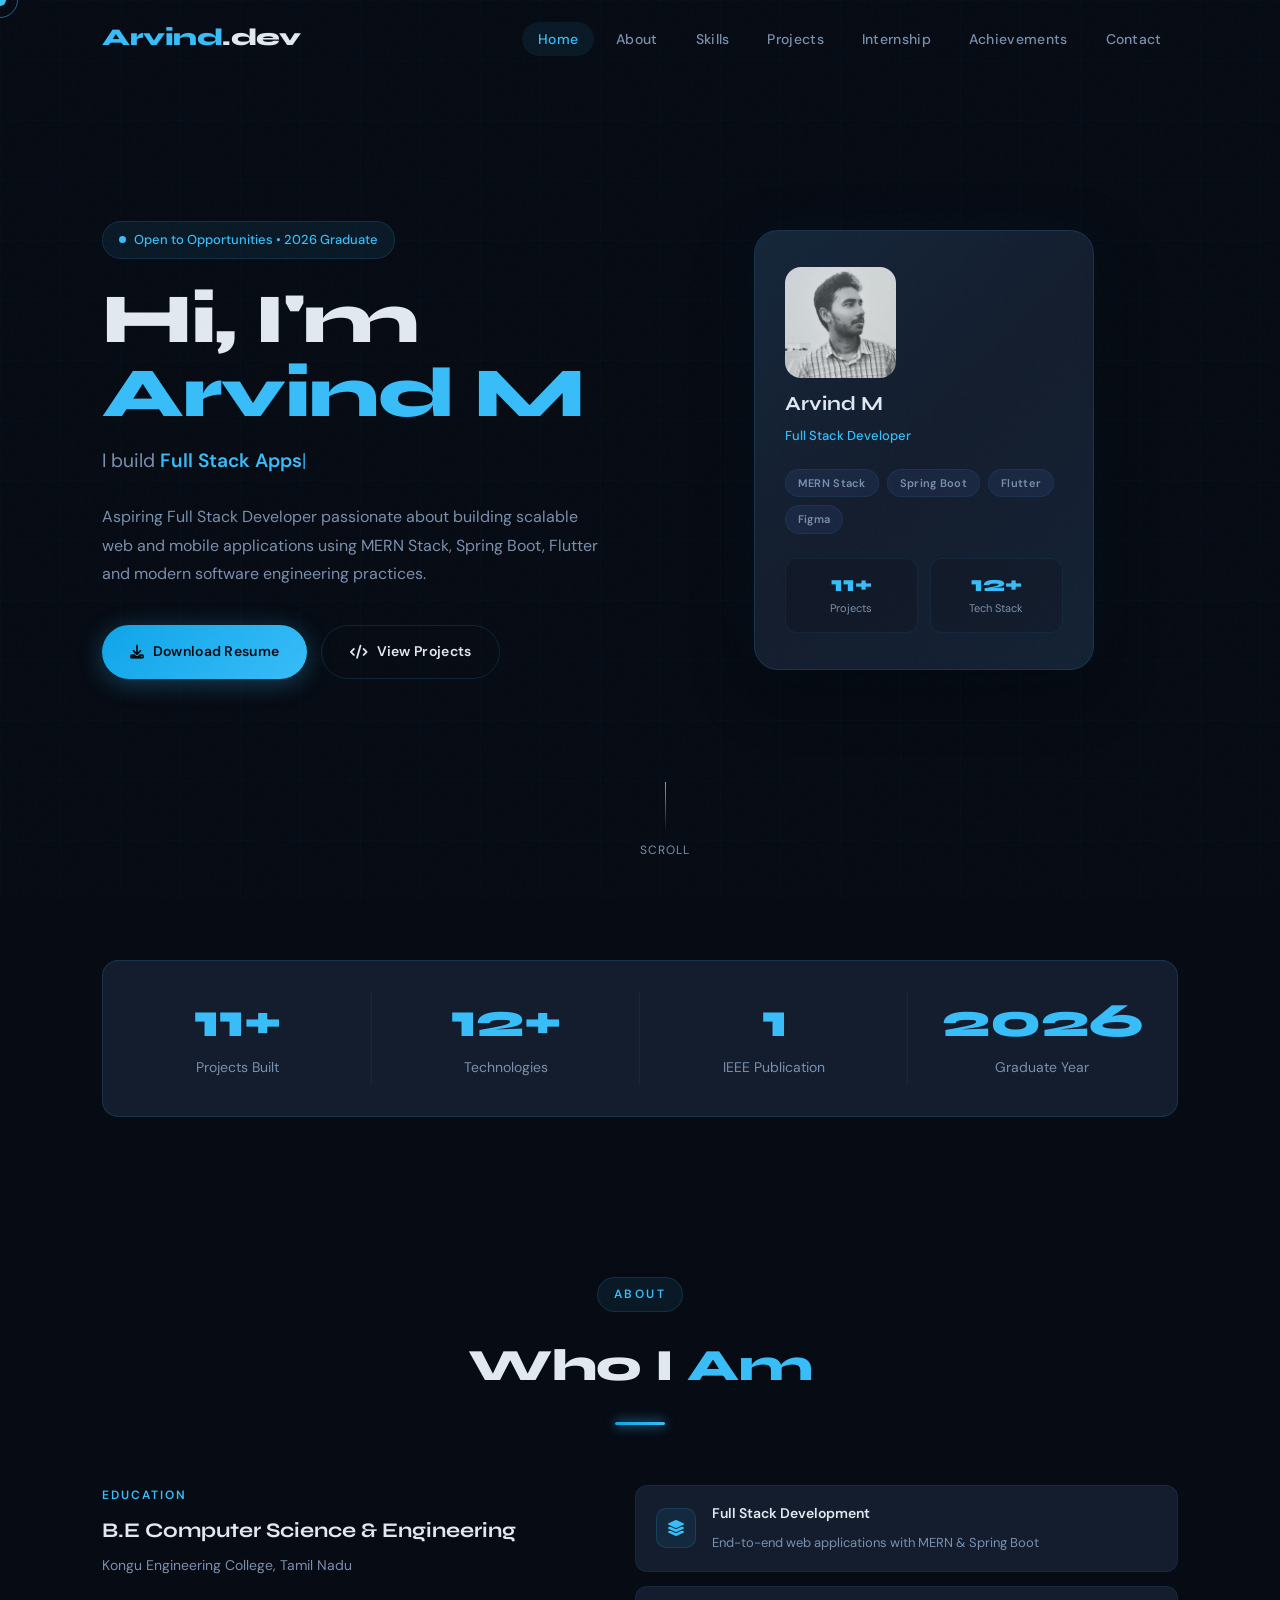
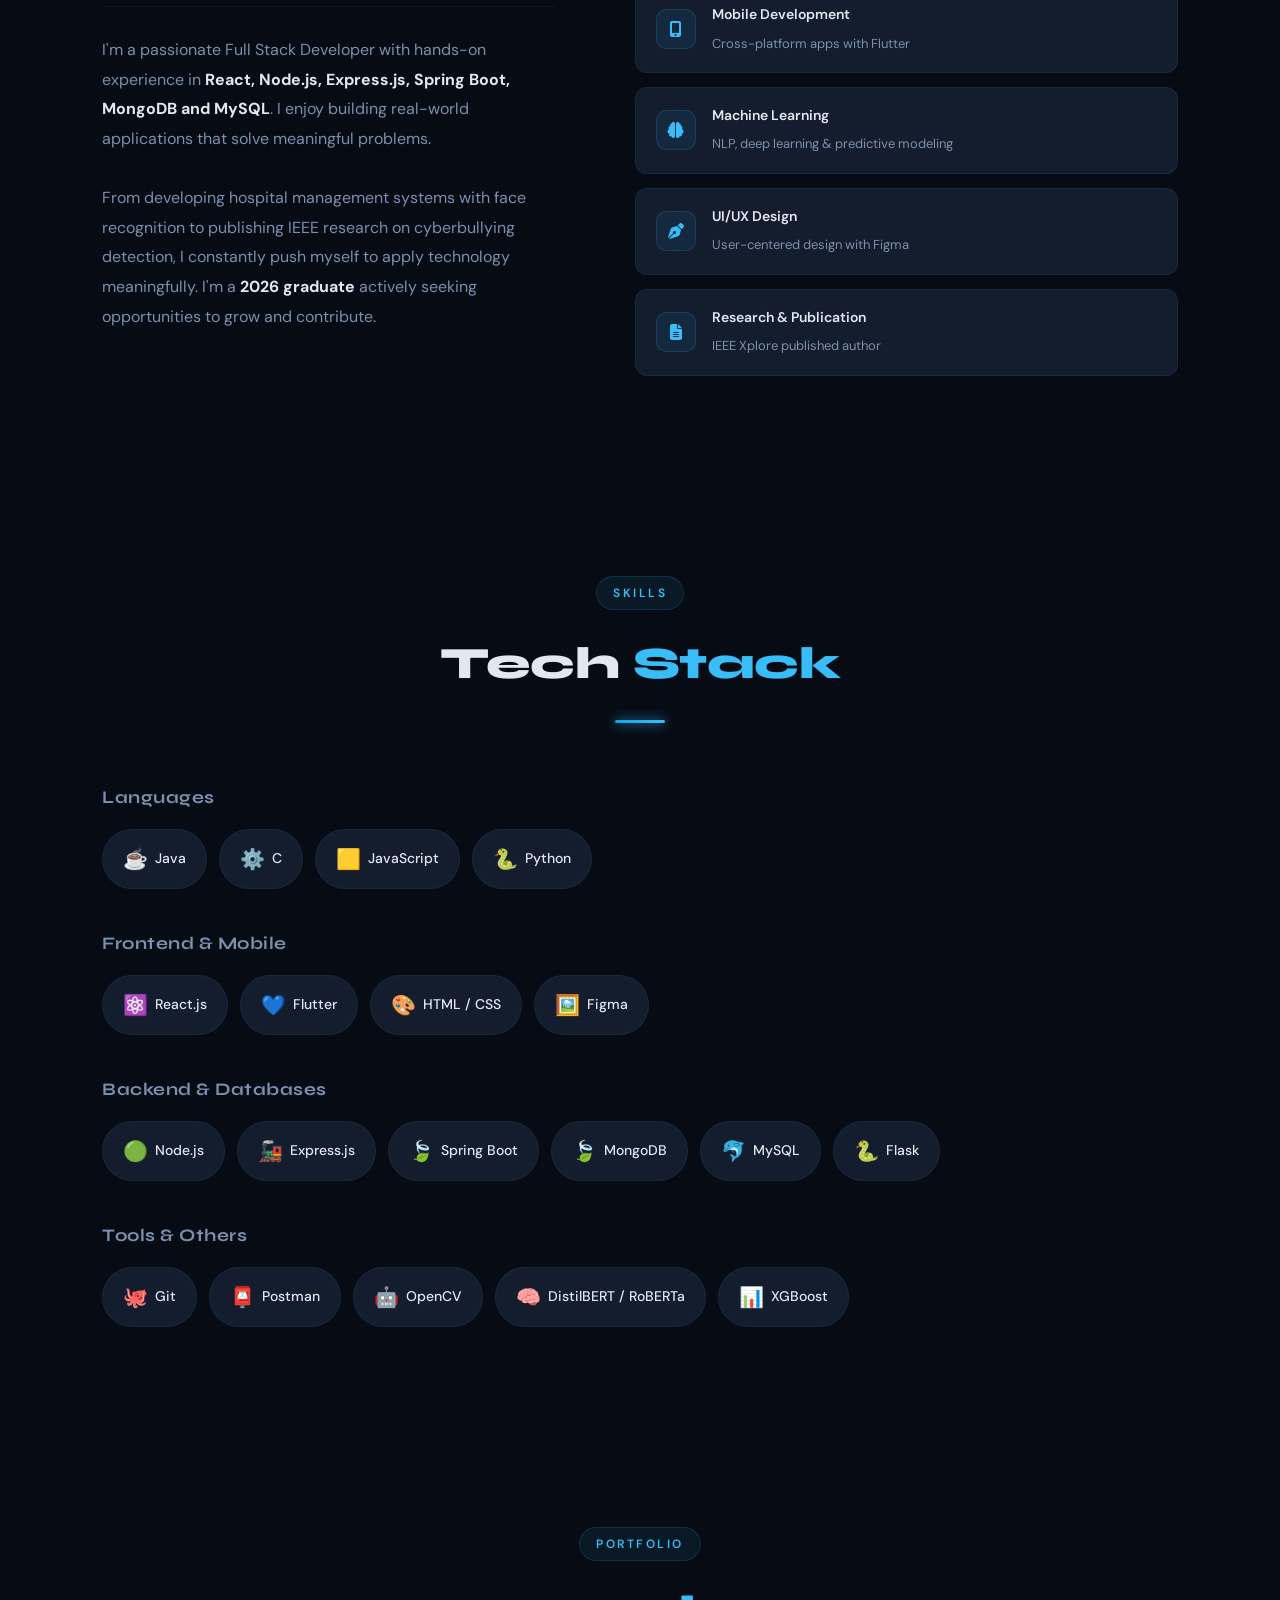
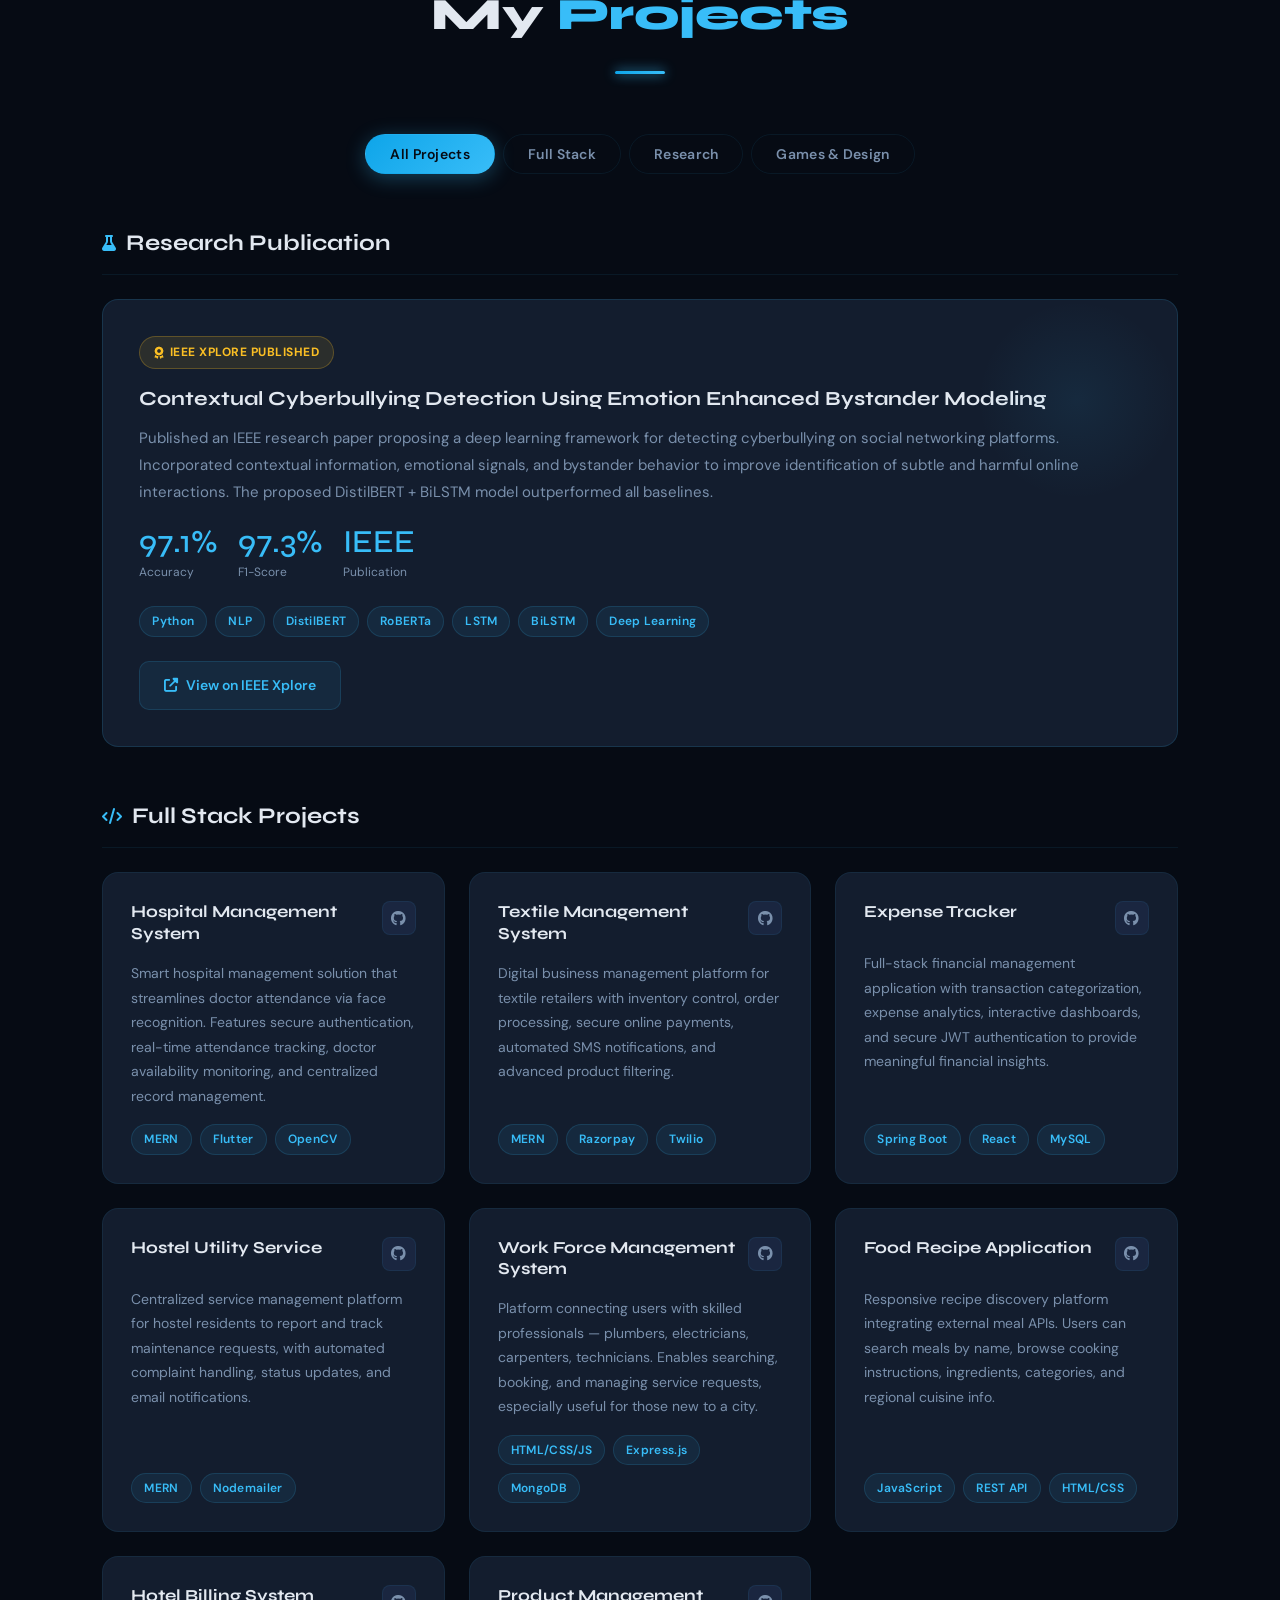
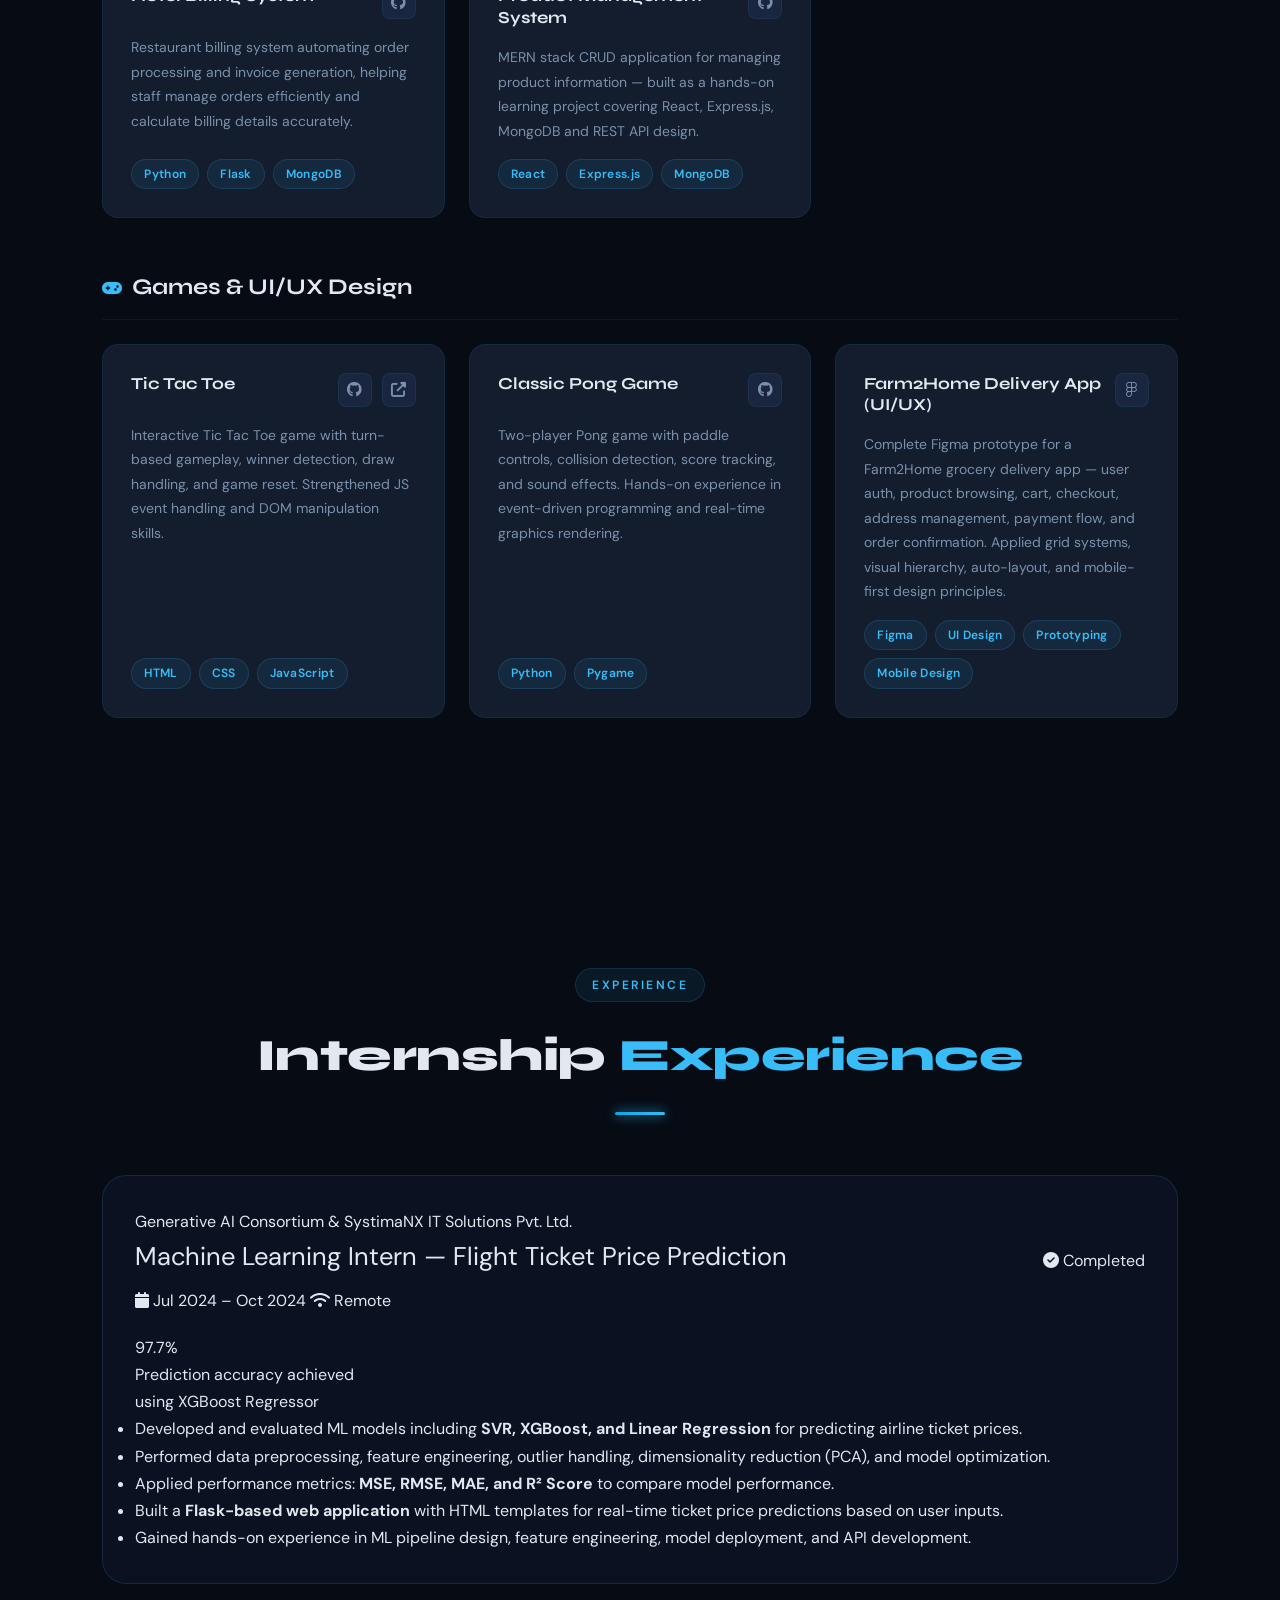
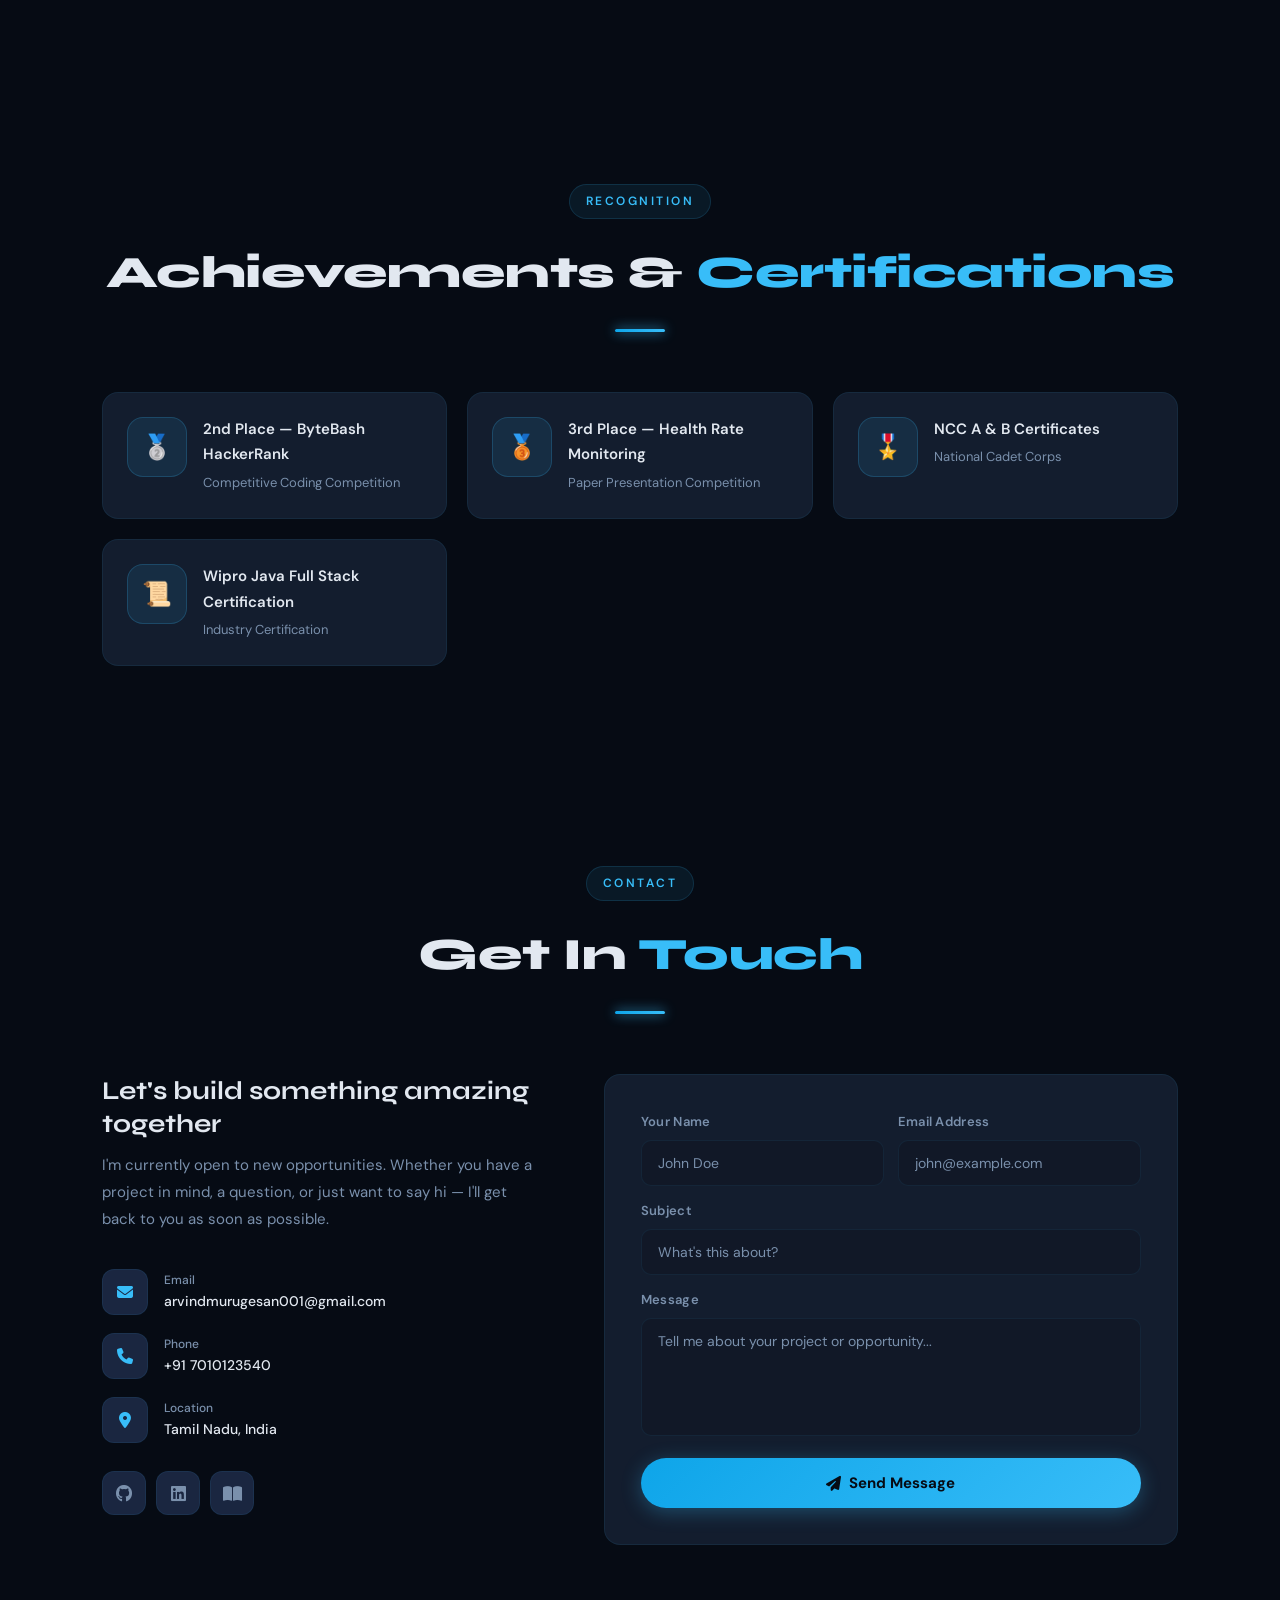
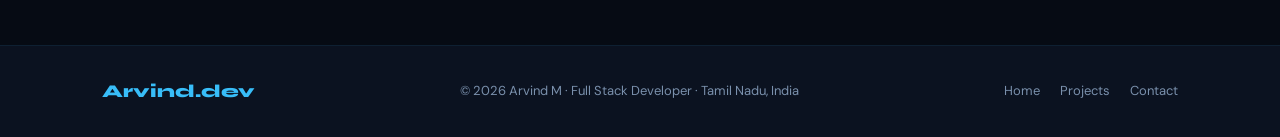
<file: portfolio.html>
<!DOCTYPE html>
<html lang="en">
<head>
<meta charset="UTF-8">
<meta name="viewport" content="width=device-width, initial-scale=1.0">
<title>Arvind M | Full Stack Developer</title>
<link rel="preconnect" href="https://fonts.googleapis.com">
<link rel="preconnect" href="https://fonts.gstatic.com" crossorigin>
<link href="https://fonts.googleapis.com/css2?family=Syne:wght@400;600;700;800&family=DM+Sans:ital,opsz,wght@0,9..40,300;0,9..40,400;0,9..40,500;1,9..40,300&display=swap" rel="stylesheet">
<link rel="stylesheet" href="https://cdnjs.cloudflare.com/ajax/libs/font-awesome/6.5.1/css/all.min.css">
 <link rel="stylesheet" href="Style.css">

</head>
<body>

<div class="cursor" id="cursor"></div>
<div class="cursor-ring" id="cursorRing"></div>
<div class="grid-bg"></div>
<div class="scroll-progress" id="scrollProgress"></div>

<!-- NAVBAR -->
<nav class="navbar" id="navbar">
  <a href="#home" class="logo">Arvind<span>.dev</span></a>
  <ul class="nav-links" id="navLinks">
    <li><a href="#home" class="active">Home</a></li>
    <li><a href="#about">About</a></li>
    <li><a href="#skills">Skills</a></li>
    <li><a href="#projects">Projects</a></li>
    <li><a href="#internship">Internship</a></li>
    <li><a href="#achievements">Achievements</a></li>
    <li><a href="#contact">Contact</a></li>
  </ul>
  <div class="hamburger" id="hamburger">
    <span></span><span></span><span></span>
  </div>
</nav>

<!-- MOBILE MENU -->
<div class="mobile-menu" id="mobileMenu">
  <span class="close-menu" id="closeMenu"><i class="fas fa-times"></i></span>
  <a href="#home" onclick="closeMobileMenu()">Home</a>
  <a href="#about" onclick="closeMobileMenu()">About</a>
  <a href="#skills" onclick="closeMobileMenu()">Skills</a>
  <a href="#projects" onclick="closeMobileMenu()">Projects</a>
  <a href="#achievements" onclick="closeMobileMenu()">Achievements</a>
  <a href="#contact" onclick="closeMobileMenu()">Contact</a>
</div>

<!-- HERO -->
<section id="home">
  <div class="hero-inner">
    <div class="hero-left">
      <div class="hero-badge"><span class="dot"></span> Open to Opportunities • 2026 Graduate</div>
      <h1 class="hero-name">
        Hi, I'm
        <span class="line2">Arvind M</span>
      </h1>
      <div class="hero-typing-wrap">
        <span class="hero-typing">I build <span class="typed" id="typed"></span><span class="cursor-blink">|</span></span>
      </div>
      <p class="hero-desc">
        Aspiring Full Stack Developer passionate about building scalable web and mobile applications using MERN Stack, Spring Boot, Flutter and modern software engineering practices.
      </p>
      <div class="hero-cta">
        <a href="https://drive.google.com/file/d/1f-DEdznvuj7_rn6rdJGtMAapeaDi_gYV/view?usp=sharing" class="btn btn-primary"><i class="fas fa-download"></i> Download Resume</a>
        <a href="#projects" class="btn btn-outline"><i class="fas fa-code"></i> View Projects</a>
      </div>
    </div>
    <div class="hero-visual">
      <div class="hero-card">
       
          <img src="profile.jpeg" alt="Arvind M" style="width:40%;height:40%;object-fit:cover;border-radius:16px;">
        
        <div class="hc-name">Arvind M</div>
        <div class="hc-role">Full Stack Developer</div>
        <div class="hc-tags">
          <span class="hc-tag">MERN Stack</span>
          <span class="hc-tag">Spring Boot</span>
          <span class="hc-tag">Flutter</span>
          <span class="hc-tag">Figma</span>
        </div>
        <div class="hc-stat-row">
          <div class="hc-stat"><div class="num">11+</div><div class="lbl">Projects</div></div>
          <div class="hc-stat"><div class="num">12+</div><div class="lbl">Tech Stack</div></div>
        </div>
      </div>
    </div>
  </div>
  <div class="hero-scroll">
    <div class="scroll-line"></div>
    <span>Scroll</span>
  </div>
</section>

<!-- STATS -->
<section id="stats">
  <div class="stats-bar stagger reveal">
    <div class="stat-item">
      <span class="stat-num">11+</span>
      <span class="stat-label">Projects Built</span>
    </div>
    <div class="stat-item">
      <span class="stat-num">12+</span>
      <span class="stat-label">Technologies</span>
    </div>
    <div class="stat-item">
      <span class="stat-num">1</span>
      <span class="stat-label">IEEE Publication</span>
    </div>
    <div class="stat-item">
      <span class="stat-num">2026</span>
      <span class="stat-label">Graduate Year</span>
    </div>
  </div>
</section>

<!-- ABOUT -->
<section id="about">
  <div class="section-title-wrap reveal">
    <div class="section-label">About</div>
    <h2 class="section-title">Who I <span>Am</span></h2>
    <div class="section-line"></div>
  </div>
  <div class="about-grid">
    <div class="about-left reveal-left">
      <div class="about-edu-label">Education</div>
      <div class="about-edu-name">B.E Computer Science & Engineering</div>
      <div class="about-edu-sub">Kongu Engineering College, Tamil Nadu</div>
      <div class="about-divider"></div>
      <p class="about-text">
        I'm a passionate Full Stack Developer with hands-on experience in <strong>React, Node.js, Express.js, Spring Boot, MongoDB and MySQL</strong>. I enjoy building real-world applications that solve meaningful problems.<br><br>
        From developing hospital management systems with face recognition to publishing IEEE research on cyberbullying detection, I constantly push myself to apply technology meaningfully. I'm a <strong>2026 graduate</strong> actively seeking opportunities to grow and contribute.
      </p>
    </div>
    <div class="about-right reveal-right">
      <ul class="interest-list stagger">
        <li class="interest-item">
          <div class="interest-icon"><i class="fas fa-layer-group"></i></div>
          <div class="interest-text">
            <strong>Full Stack Development</strong>
            <span>End-to-end web applications with MERN & Spring Boot</span>
          </div>
        </li>
        <li class="interest-item">
          <div class="interest-icon"><i class="fas fa-mobile-alt"></i></div>
          <div class="interest-text">
            <strong>Mobile Development</strong>
            <span>Cross-platform apps with Flutter</span>
          </div>
        </li>
        <li class="interest-item">
          <div class="interest-icon"><i class="fas fa-brain"></i></div>
          <div class="interest-text">
            <strong>Machine Learning</strong>
            <span>NLP, deep learning & predictive modeling</span>
          </div>
        </li>
        <li class="interest-item">
          <div class="interest-icon"><i class="fas fa-pen-nib"></i></div>
          <div class="interest-text">
            <strong>UI/UX Design</strong>
            <span>User-centered design with Figma</span>
          </div>
        </li>
        <li class="interest-item">
          <div class="interest-icon"><i class="fas fa-file-alt"></i></div>
          <div class="interest-text">
            <strong>Research & Publication</strong>
            <span>IEEE Xplore published author</span>
          </div>
        </li>
      </ul>
    </div>
  </div>
</section>

<!-- SKILLS -->
<section id="skills">
  <div class="section-title-wrap reveal">
    <div class="section-label">Skills</div>
    <h2 class="section-title">Tech <span>Stack</span></h2>
    <div class="section-line"></div>
  </div>
  <div class="skills-container">
    <div class="reveal">
      <div class="skill-category-title">Languages</div>
      <div class="skills-grid stagger">
        <div class="skill-pill"><span class="skill-icon">☕</span> Java</div>
        <div class="skill-pill"><span class="skill-icon">⚙️</span> C</div>
        <div class="skill-pill"><span class="skill-icon">🟨</span> JavaScript</div>
        <div class="skill-pill"><span class="skill-icon">🐍</span> Python</div>
      </div>
    </div>
    <div class="reveal">
      <div class="skill-category-title">Frontend & Mobile</div>
      <div class="skills-grid stagger">
        <div class="skill-pill"><span class="skill-icon">⚛️</span> React.js</div>
        <div class="skill-pill"><span class="skill-icon">💙</span> Flutter</div>
        <div class="skill-pill"><span class="skill-icon">🎨</span> HTML / CSS</div>
        <div class="skill-pill"><span class="skill-icon">🖼️</span> Figma</div>
      </div>
    </div>
    <div class="reveal">
      <div class="skill-category-title">Backend & Databases</div>
      <div class="skills-grid stagger">
        <div class="skill-pill"><span class="skill-icon">🟢</span> Node.js</div>
        <div class="skill-pill"><span class="skill-icon">🚂</span> Express.js</div>
        <div class="skill-pill"><span class="skill-icon">🍃</span> Spring Boot</div>
        <div class="skill-pill"><span class="skill-icon">🍃</span> MongoDB</div>
        <div class="skill-pill"><span class="skill-icon">🐬</span> MySQL</div>
        <div class="skill-pill"><span class="skill-icon">🐍</span> Flask</div>
      </div>
    </div>
    <div class="reveal">
      <div class="skill-category-title">Tools & Others</div>
      <div class="skills-grid stagger">
        <div class="skill-pill"><span class="skill-icon">🐙</span> Git</div>
        <div class="skill-pill"><span class="skill-icon">📮</span> Postman</div>
        <div class="skill-pill"><span class="skill-icon">🤖</span> OpenCV</div>
        <div class="skill-pill"><span class="skill-icon">🧠</span> DistilBERT / RoBERTa</div>
        <div class="skill-pill"><span class="skill-icon">📊</span> XGBoost</div>
      </div>
    </div>
  </div>
</section>

<!-- PROJECTS -->
<section id="projects">
  <div class="section-title-wrap reveal">
    <div class="section-label">Portfolio</div>
    <h2 class="section-title">My <span>Projects</span></h2>
    <div class="section-line"></div>
  </div>

  <div class="project-tabs reveal">
    <button class="tab-btn active" onclick="switchTab('all', this)">All Projects</button>
    <button class="tab-btn" onclick="switchTab('fullstack', this)">Full Stack</button>
    <button class="tab-btn" onclick="switchTab('research', this)">Research</button>
    <button class="tab-btn" onclick="switchTab('games', this)">Games & Design</button>
  </div>

  <!-- ALL -->
  <div class="project-group active" id="tab-all">

    <!-- Research -->
    <div class="project-section-label reveal"><i class="fas fa-flask"></i> Research Publication</div>
    <div class="reveal">
      <div class="research-card">
        <div class="research-badge"><i class="fas fa-award"></i> IEEE Xplore Published</div>
        <div class="research-title">Contextual Cyberbullying Detection Using Emotion Enhanced Bystander Modeling</div>
        <p class="research-desc">Published an IEEE research paper proposing a deep learning framework for detecting cyberbullying on social networking platforms. Incorporated contextual information, emotional signals, and bystander behavior to improve identification of subtle and harmful online interactions. The proposed DistilBERT + BiLSTM model outperformed all baselines.</p>
        <div class="research-metrics">
          <div class="metric"><span class="metric-val">97.1%</span><span class="metric-lbl">Accuracy</span></div>
          <div class="metric"><span class="metric-val">97.3%</span><span class="metric-lbl">F1-Score</span></div>
          <div class="metric"><span class="metric-val">IEEE</span><span class="metric-lbl">Publication</span></div>
        </div>
        <div class="tech-stack" style="margin-bottom:24px">
          <span class="tech-tag">Python</span><span class="tech-tag">NLP</span><span class="tech-tag">DistilBERT</span><span class="tech-tag">RoBERTa</span><span class="tech-tag">LSTM</span><span class="tech-tag">BiLSTM</span><span class="tech-tag">Deep Learning</span>
        </div>
        <a href="https://ieeexplore.ieee.org/document/11436665" target="_blank" class="research-link"><i class="fas fa-external-link-alt"></i> View on IEEE Xplore</a>
      </div>
    </div>

    <!-- Full Stack -->
    <div class="project-section-label reveal" style="margin-top:50px"><i class="fas fa-code"></i> Full Stack Projects</div>
    <div class="project-grid stagger reveal">
      <div class="project-card">
        <div class="project-card-head"><h3>Hospital Management System</h3><div class="project-links"><a href="https://github.com/Arvind22cse/Hospital_management.git"><i class="fab fa-github"></i></a></div></div>
        <p class="project-desc">Smart hospital management solution that streamlines doctor attendance via face recognition. Features secure authentication, real-time attendance tracking, doctor availability monitoring, and centralized record management.</p>
        <div class="tech-stack"><span class="tech-tag">MERN</span><span class="tech-tag">Flutter</span><span class="tech-tag">OpenCV</span></div>
      </div>
      <div class="project-card">
        <div class="project-card-head"><h3>Textile Management System</h3><div class="project-links"><a href="https://github.com/Arvind22cse/textile-MERN.git"><i class="fab fa-github"></i></a></div></div>
        <p class="project-desc">Digital business management platform for textile retailers with inventory control, order processing, secure online payments, automated SMS notifications, and advanced product filtering.</p>
        <div class="tech-stack"><span class="tech-tag">MERN</span><span class="tech-tag">Razorpay</span><span class="tech-tag">Twilio</span></div>
      </div>
      <div class="project-card">
        <div class="project-card-head"><h3>Expense Tracker</h3><div class="project-links"><a href="https://github.com/Arvind22cse/Expense_Tracker_Application.git"><i class="fab fa-github"></i></a></div></div>
        <p class="project-desc">Full-stack financial management application with transaction categorization, expense analytics, interactive dashboards, and secure JWT authentication to provide meaningful financial insights.</p>
        <div class="tech-stack"><span class="tech-tag">Spring Boot</span><span class="tech-tag">React</span><span class="tech-tag">MySQL</span></div>
      </div>
      <div class="project-card">
        <div class="project-card-head"><h3>Hostel Utility Service</h3><div class="project-links"><a href="https://github.com/Arvind22cse/HOSTAL_UTILITY_SERVICE.git"><i class="fab fa-github"></i></a></div></div>
        <p class="project-desc">Centralized service management platform for hostel residents to report and track maintenance requests, with automated complaint handling, status updates, and email notifications.</p>
        <div class="tech-stack"><span class="tech-tag">MERN</span><span class="tech-tag">Nodemailer</span></div>
      </div>
      <div class="project-card">
        <div class="project-card-head"><h3>Work Force Management System</h3><div class="project-links"><a href="https://github.com/Arvind22cse/Workforce-Management.git"><i class="fab fa-github"></i></a></div></div>
        <p class="project-desc">Platform connecting users with skilled professionals — plumbers, electricians, carpenters, technicians. Enables searching, booking, and managing service requests, especially useful for those new to a city.</p>
        <div class="tech-stack"><span class="tech-tag">HTML/CSS/JS</span><span class="tech-tag">Express.js</span><span class="tech-tag">MongoDB</span></div>
      </div>
      <div class="project-card">
        <div class="project-card-head"><h3>Food Recipe Application</h3><div class="project-links"><a href="https://github.com/Arvind22cse/food-receipe-project.git"><i class="fab fa-github"></i></a></div></div>
        <p class="project-desc">Responsive recipe discovery platform integrating external meal APIs. Users can search meals by name, browse cooking instructions, ingredients, categories, and regional cuisine info.</p>
        <div class="tech-stack"><span class="tech-tag">JavaScript</span><span class="tech-tag">REST API</span><span class="tech-tag">HTML/CSS</span></div>
      </div>
      <div class="project-card">
        <div class="project-card-head"><h3>Hotel Billing System</h3><div class="project-links"><a href="https://github.com/Arvind22cse/foodordering-using-python.git"><i class="fab fa-github"></i></a></div></div>
        <p class="project-desc">Restaurant billing system automating order processing and invoice generation, helping staff manage orders efficiently and calculate billing details accurately.</p>
        <div class="tech-stack"><span class="tech-tag">Python</span><span class="tech-tag">Flask</span><span class="tech-tag">MongoDB</span></div>
      </div>
      <div class="project-card">
        <div class="project-card-head"><h3>Product Management System</h3><div class="project-links"><a href="https://github.com/Arvind22cse/MERNSTACK.git"><i class="fab fa-github"></i></a></div></div>
        <p class="project-desc">MERN stack CRUD application for managing product information — built as a hands-on learning project covering React, Express.js, MongoDB and REST API design.</p>
        <div class="tech-stack"><span class="tech-tag">React</span><span class="tech-tag">Express.js</span><span class="tech-tag">MongoDB</span></div>
      </div>
    </div>

    <!-- Games & Design -->
    <div class="project-section-label reveal" style="margin-top:50px"><i class="fas fa-gamepad"></i> Games & UI/UX Design</div>
    <div class="project-grid stagger reveal">
      <div class="project-card">
        <div class="project-card-head"><h3>Tic Tac Toe</h3><div class="project-links"><a href="https://github.com/Arvind22cse/TIC_TAC_TOE_GAME.git"><i class="fab fa-github"></i></a>
        <!-- Live Link -->
        <a href="https://arvind22cse.github.io/TIC_TAC_TOE_GAME/" target="_blank">
            <i class="fas fa-external-link-alt"></i>
        </a>
        </div></div>
        <p class="project-desc">Interactive Tic Tac Toe game with turn-based gameplay, winner detection, draw handling, and game reset. Strengthened JS event handling and DOM manipulation skills.</p>
        <div class="tech-stack"><span class="tech-tag">HTML</span><span class="tech-tag">CSS</span><span class="tech-tag">JavaScript</span></div>
      </div>
      <div class="project-card">
        <div class="project-card-head"><h3>Classic Pong Game</h3><div class="project-links"><a href="https://github.com/Arvind22cse/python-game-development.git"><i class="fab fa-github"></i></a></div></div>
        <p class="project-desc">Two-player Pong game with paddle controls, collision detection, score tracking, and sound effects. Hands-on experience in event-driven programming and real-time graphics rendering.</p>
        <div class="tech-stack"><span class="tech-tag">Python</span><span class="tech-tag">Pygame</span></div>
      </div>
      <div class="project-card">
        <div class="project-card-head">
          <h3>Farm2Home Delivery App (UI/UX)</h3>
          <div class="project-links"><a href="https://www.figma.com/design/Xmasc5BN2zt5DOJSYw2pQs/Untitled?node-id=0-1&t=dFc6kOFbhfUlI2hf-1" target="_blank"><i class="fa-brands fa-figma"></i></a></div>
        </div>
        <p class="project-desc">Complete Figma prototype for a Farm2Home grocery delivery app — user auth, product browsing, cart, checkout, address management, payment flow, and order confirmation. Applied grid systems, visual hierarchy, auto-layout, and mobile-first design principles.</p>
        <div class="tech-stack"><span class="tech-tag">Figma</span><span class="tech-tag">UI Design</span><span class="tech-tag">Prototyping</span><span class="tech-tag">Mobile Design</span></div>
      </div>
    </div>
  </div>

  <!-- FULLSTACK TAB -->
  <div class="project-group" id="tab-fullstack">
    <div class="project-grid stagger">
     <div class="project-card">
        <div class="project-card-head"><h3>Hospital Management System</h3><div class="project-links"><a href="https://github.com/Arvind22cse/Hospital_management.git"><i class="fab fa-github"></i></a></div></div>
        <p class="project-desc">Smart hospital management solution that streamlines doctor attendance via face recognition. Features secure authentication, real-time attendance tracking, doctor availability monitoring, and centralized record management.</p>
        <div class="tech-stack"><span class="tech-tag">MERN</span><span class="tech-tag">Flutter</span><span class="tech-tag">OpenCV</span></div>
      </div>
      <div class="project-card">
        <div class="project-card-head"><h3>Textile Management System</h3><div class="project-links"><a href="https://github.com/Arvind22cse/textile-MERN.git"><i class="fab fa-github"></i></a></div></div>
        <p class="project-desc">Digital business management platform for textile retailers with inventory control, order processing, secure online payments, automated SMS notifications, and advanced product filtering.</p>
        <div class="tech-stack"><span class="tech-tag">MERN</span><span class="tech-tag">Razorpay</span><span class="tech-tag">Twilio</span></div>
      </div>
      <div class="project-card">
        <div class="project-card-head"><h3>Expense Tracker</h3><div class="project-links"><a href="https://github.com/Arvind22cse/Expense_Tracker_Application.git"><i class="fab fa-github"></i></a></div></div>
        <p class="project-desc">Full-stack financial management application with transaction categorization, expense analytics, interactive dashboards, and secure JWT authentication to provide meaningful financial insights.</p>
        <div class="tech-stack"><span class="tech-tag">Spring Boot</span><span class="tech-tag">React</span><span class="tech-tag">MySQL</span></div>
      </div>
      <div class="project-card">
        <div class="project-card-head"><h3>Hostel Utility Service</h3><div class="project-links"><a href="https://github.com/Arvind22cse/HOSTAL_UTILITY_SERVICE.git"><i class="fab fa-github"></i></a></div></div>
        <p class="project-desc">Centralized service management platform for hostel residents to report and track maintenance requests, with automated complaint handling, status updates, and email notifications.</p>
        <div class="tech-stack"><span class="tech-tag">MERN</span><span class="tech-tag">Nodemailer</span></div>
      </div>
      <div class="project-card">
        <div class="project-card-head"><h3>Work Force Management System</h3><div class="project-links"><a href="https://github.com/Arvind22cse/Workforce-Management.git"><i class="fab fa-github"></i></a></div></div>
        <p class="project-desc">Platform connecting users with skilled professionals — plumbers, electricians, carpenters, technicians. Enables searching, booking, and managing service requests, especially useful for those new to a city.</p>
        <div class="tech-stack"><span class="tech-tag">HTML/CSS/JS</span><span class="tech-tag">Express.js</span><span class="tech-tag">MongoDB</span></div>
      </div>
      <div class="project-card">
        <div class="project-card-head"><h3>Food Recipe Application</h3><div class="project-links"><a href="https://github.com/Arvind22cse/food-receipe-project.git"><i class="fab fa-github"></i></a></div></div>
        <p class="project-desc">Responsive recipe discovery platform integrating external meal APIs. Users can search meals by name, browse cooking instructions, ingredients, categories, and regional cuisine info.</p>
        <div class="tech-stack"><span class="tech-tag">JavaScript</span><span class="tech-tag">REST API</span><span class="tech-tag">HTML/CSS</span></div>
      </div>
      <div class="project-card">
        <div class="project-card-head"><h3>Hotel Billing System</h3><div class="project-links"><a href="https://github.com/Arvind22cse/foodordering-using-python.git"><i class="fab fa-github"></i></a></div></div>
        <p class="project-desc">Restaurant billing system automating order processing and invoice generation, helping staff manage orders efficiently and calculate billing details accurately.</p>
        <div class="tech-stack"><span class="tech-tag">Python</span><span class="tech-tag">Flask</span><span class="tech-tag">MongoDB</span></div>
      </div>
      <div class="project-card">
        <div class="project-card-head"><h3>Product Management System</h3><div class="project-links"><a href="https://github.com/Arvind22cse/MERNSTACK.git"><i class="fab fa-github"></i></a></div></div>
        <p class="project-desc">MERN stack CRUD application for managing product information — built as a hands-on learning project covering React, Express.js, MongoDB and REST API design.</p>
        <div class="tech-stack"><span class="tech-tag">React</span><span class="tech-tag">Express.js</span><span class="tech-tag">MongoDB</span></div>
      </div>
    </div>
  </div>

  <!-- RESEARCH TAB -->
  <div class="project-group" id="tab-research">
    <div class="research-card reveal">
      <div class="research-badge"><i class="fas fa-award"></i> IEEE Xplore Published</div>
      <div class="research-title">Contextual Cyberbullying Detection Using Emotion Enhanced Bystander Modeling</div>
      <p class="research-desc">Published an IEEE research paper proposing a deep learning framework for detecting cyberbullying on social networking platforms. Incorporated contextual information, emotional signals, and bystander behavior to improve identification of subtle and harmful online interactions. Implemented transformer-based models including DistilBERT and RoBERTa combined with LSTM and BiLSTM architectures for fine-grained text classification and severity detection.</p>
      <div class="research-metrics">
        <div class="metric"><span class="metric-val">97.1%</span><span class="metric-lbl">Accuracy</span></div>
        <div class="metric"><span class="metric-val">97.3%</span><span class="metric-lbl">F1-Score</span></div>
        <div class="metric"><span class="metric-val">IEEE</span><span class="metric-lbl">Publication</span></div>
      </div>
      <div class="tech-stack" style="margin-bottom:24px">
        <span class="tech-tag">Python</span><span class="tech-tag">NLP</span><span class="tech-tag">DistilBERT</span><span class="tech-tag">RoBERTa</span><span class="tech-tag">LSTM</span><span class="tech-tag">BiLSTM</span><span class="tech-tag">Deep Learning</span>
      </div>
      <a href="https://ieeexplore.ieee.org/document/11436665" target="_blank" class="research-link"><i class="fas fa-external-link-alt"></i> View on IEEE Xplore</a>
    </div>
  </div>

  <!-- GAMES TAB -->
  <div class="project-group" id="tab-games">
    <div class="project-grid stagger">
       <div class="project-card">
        <div class="project-card-head"><h3>Tic Tac Toe</h3><div class="project-links"><a href="https://github.com/Arvind22cse/TIC_TAC_TOE_GAME.git"><i class="fab fa-github"></i></a>
        <!-- Live Link -->
        <a href="https://arvind22cse.github.io/TIC_TAC_TOE_GAME/" target="_blank">
            <i class="fas fa-external-link-alt"></i>
        </a>
        </div></div>
        <p class="project-desc">Interactive Tic Tac Toe game with turn-based gameplay, winner detection, draw handling, and game reset. Strengthened JS event handling and DOM manipulation skills.</p>
        <div class="tech-stack"><span class="tech-tag">HTML</span><span class="tech-tag">CSS</span><span class="tech-tag">JavaScript</span></div>
      </div>
      <div class="project-card">
        <div class="project-card-head"><h3>Classic Pong Game</h3><div class="project-links"><a href="https://github.com/Arvind22cse/python-game-development.git"><i class="fab fa-github"></i></a></div></div>
        <p class="project-desc">Two-player Pong game with paddle controls, collision detection, score tracking, and sound effects. Hands-on experience in event-driven programming and real-time graphics rendering.</p>
        <div class="tech-stack"><span class="tech-tag">Python</span><span class="tech-tag">Pygame</span></div>
      </div>
      <div class="project-card">
        <div class="project-card-head">
          <h3>Farm2Home Delivery App (UI/UX)</h3>
          <div class="project-links"><a href="https://www.figma.com/design/Xmasc5BN2zt5DOJSYw2pQs/Untitled?node-id=0-1&t=dFc6kOFbhfUlI2hf-1" target="_blank"><i class="fa-brands fa-figma"></i></a></div>
        </div>
        <p class="project-desc">Complete Figma prototype for Farm2Home grocery delivery app with mobile-first design, grid systems, and clickable user flows.</p>
        <div class="tech-stack"><span class="tech-tag">Figma</span><span class="tech-tag">UI Design</span><span class="tech-tag">Prototyping</span><span class="tech-tag">Mobile Design</span></div>
      </div>
    </div>
  </div>
</section>

<!-- INTERNSHIP -->
<section id="internship">
  <div class="section-title-wrap reveal">
    <div class="section-label">Experience</div>
    <h2 class="section-title">Internship <span>Experience</span></h2>
    <div class="section-line"></div>
  </div>
  <div class="internship-card reveal">
    <div class="internship-header">
      <div>
        <div class="internship-org">Generative AI Consortium & SystimaNX IT Solutions Pvt. Ltd.</div>
        <div class="internship-role">Machine Learning Intern — Flight Ticket Price Prediction</div>
        <div class="internship-meta">
          <span class="internship-date"><i class="fas fa-calendar"></i> Jul 2024 – Oct 2024</span>
          <span class="internship-date"><i class="fas fa-wifi"></i> Remote</span>
        </div>
      </div>
      <div class="internship-badge"><i class="fas fa-check-circle"></i> Completed</div>
    </div>
    <div class="highlight-box">
      <div class="highlight-num">97.7%</div>
      <div class="highlight-text">Prediction accuracy achieved<br>using XGBoost Regressor</div>
    </div>
    <ul class="internship-list">
      <li>Developed and evaluated ML models including <strong>SVR, XGBoost, and Linear Regression</strong> for predicting airline ticket prices.</li>
      <li>Performed data preprocessing, feature engineering, outlier handling, dimensionality reduction (PCA), and model optimization.</li>
      <li>Applied performance metrics: <strong>MSE, RMSE, MAE, and R² Score</strong> to compare model performance.</li>
      <li>Built a <strong>Flask-based web application</strong> with HTML templates for real-time ticket price predictions based on user inputs.</li>
      <li>Gained hands-on experience in ML pipeline design, feature engineering, model deployment, and API development.</li>
    </ul>
  </div>
</section>

<!-- ACHIEVEMENTS -->
<section id="achievements">
  <div class="section-title-wrap reveal">
    <div class="section-label">Recognition</div>
    <h2 class="section-title">Achievements & <span>Certifications</span></h2>
    <div class="section-line"></div>
  </div>
  <div class="achievements-grid stagger reveal">
    <div class="achievement-card">
      <div class="ach-icon">🥈</div>
      <div>
        <div class="ach-title">2nd Place — ByteBash HackerRank</div>
        <div class="ach-sub">Competitive Coding Competition</div>
      </div>
    </div>
    <div class="achievement-card">
      <div class="ach-icon">🥉</div>
      <div>
        <div class="ach-title">3rd Place — Health Rate Monitoring</div>
        <div class="ach-sub">Paper Presentation Competition</div>
      </div>
    </div>
    <div class="achievement-card">
      <div class="ach-icon">🎖️</div>
      <div>
        <div class="ach-title">NCC A & B Certificates</div>
        <div class="ach-sub">National Cadet Corps</div>
      </div>
    </div>
    <div class="achievement-card">
      <div class="ach-icon">📜</div>
      <div>
        <div class="ach-title">Wipro Java Full Stack Certification</div>
        <div class="ach-sub">Industry Certification</div>
      </div>
    </div>
  </div>
</section>

<!-- CONTACT -->
<section id="contact">
  <div class="section-title-wrap reveal">
    <div class="section-label">Contact</div>
    <h2 class="section-title">Get In <span>Touch</span></h2>
    <div class="section-line"></div>
  </div>
  <div class="contact-grid">
    <div class="reveal-left">
      <div class="contact-tagline">Let's build something amazing together</div>
      <p class="contact-sub">I'm currently open to new opportunities. Whether you have a project in mind, a question, or just want to say hi — I'll get back to you as soon as possible.</p>
      <div class="contact-item">
        <div class="contact-icon-wrap"><i class="fas fa-envelope"></i></div>
        <div>
          <div class="contact-item-label">Email</div>
          <div class="contact-item-value">arvindmurugesan001@gmail.com</div>
        </div>
      </div>
      <div class="contact-item">
        <div class="contact-icon-wrap"><i class="fas fa-phone"></i></div>
        <div>
          <div class="contact-item-label">Phone</div>
          <div class="contact-item-value">+91 7010123540</div>
        </div>
      </div>
      <div class="contact-item">
        <div class="contact-icon-wrap"><i class="fas fa-location-dot"></i></div>
        <div>
          <div class="contact-item-label">Location</div>
          <div class="contact-item-value">Tamil Nadu, India</div>
        </div>
      </div>
      <div class="social-row">
        <a href="https://github.com/Arvind22cse" class="social-btn" target="_blank"><i class="fab fa-github"></i></a>
        <a href="https://linkedin.com/in/arvind-m-a60568259" class="social-btn" target="_blank"><i class="fab fa-linkedin"></i></a>
        <a href="https://ieeexplore.ieee.org/document/11436665" class="social-btn" target="_blank"><i class="fas fa-book-open"></i></a>
      </div>
    </div>
    <div class="contact-form-card reveal-right">
      <div class="form-row">
        <div class="form-field">
          <label>Your Name</label>
          <input type="text" placeholder="John Doe">
        </div>
        <div class="form-field">
          <label>Email Address</label>
          <input type="email" placeholder="john@example.com">
        </div>
      </div>
      <div class="form-field">
        <label>Subject</label>
        <input type="text" placeholder="What's this about?">
      </div>
      <div class="form-field">
        <label>Message</label>
        <textarea rows="5" placeholder="Tell me about your project or opportunity..."></textarea>
      </div>
      <button class="btn-send"><i class="fas fa-paper-plane"></i> Send Message</button>
    </div>
  </div>
</section>

<footer>
  <div class="footer-logo">Arvind.dev</div>
  <div class="footer-copy">© 2026 Arvind M · Full Stack Developer · Tamil Nadu, India</div>
  <div class="footer-links">
    <a href="#home">Home</a>
    <a href="#projects">Projects</a>
    <a href="#contact">Contact</a>
  </div>
</footer>

<style>
.cursor-blink {
  animation: blink 1s infinite;
  color: var(--accent);
  font-weight: 300;
}
@keyframes blink { 0%,100%{opacity:1} 50%{opacity:0} }
</style>
</body>
 <script src="Script.js"></script>
</html>
</file>
<file: Style.css>
:root {
  --bg: #060b14;
  --bg2: #0b1220;
  --bg3: #111827;
  --surface: #131d2e;
  --surface2: #1a2640;
  --accent: #38bdf8;
  --accent2: #0ea5e9;
  --accent-glow: rgba(56,189,248,0.18);
  --accent-glow2: rgba(56,189,248,0.08);
  --text: #e2e8f0;
  --muted: #7a90ac;
  --border: rgba(56,189,248,0.15);
  --border2: rgba(56,189,248,0.08);
  --font-display: 'Syne', sans-serif;
  --font-body: 'DM Sans', sans-serif;
  --radius: 16px;
  --radius-sm: 10px;
  --transition: 0.4s cubic-bezier(0.16, 1, 0.3, 1);
}

*, *::before, *::after { margin:0; padding:0; box-sizing:border-box; }

html { scroll-behavior: smooth; }

body {
  background: var(--bg);
  color: var(--text);
  font-family: var(--font-body);
  font-size: 16px;
  line-height: 1.7;
  overflow-x: hidden;
  cursor: none;
}

/* ─── CUSTOM CURSOR ─────────────────────────── */
.cursor {
  position: fixed;
  width: 12px; height: 12px;
  background: var(--accent);
  border-radius: 50%;
  pointer-events: none;
  z-index: 9999;
  transform: translate(-50%,-50%);
  transition: width 0.2s, height 0.2s, background 0.2s;
  mix-blend-mode: screen;
}
.cursor-ring {
  position: fixed;
  width: 36px; height: 36px;
  border: 1.5px solid rgba(56,189,248,0.5);
  border-radius: 50%;
  pointer-events: none;
  z-index: 9998;
  transform: translate(-50%,-50%);
  transition: transform 0.12s linear, width 0.3s, height 0.3s, border-color 0.3s;
}
body:has(a:hover) .cursor, body:has(button:hover) .cursor { width:20px; height:20px; }
body:has(a:hover) .cursor-ring, body:has(button:hover) .cursor-ring { width:52px; height:52px; border-color: var(--accent); }

/* ─── NOISE OVERLAY ─────────────────────────── */
body::before {
  content:'';
  position: fixed;
  inset:0;
  background-image: url("data:image/svg+xml,%3Csvg viewBox='0 0 256 256' xmlns='http://www.w3.org/2000/svg'%3E%3Cfilter id='noise'%3E%3CfeTurbulence type='fractalNoise' baseFrequency='0.9' numOctaves='4' stitchTiles='stitch'/%3E%3C/filter%3E%3Crect width='100%25' height='100%25' filter='url(%23noise)' opacity='0.04'/%3E%3C/svg%3E");
  pointer-events: none;
  z-index: 9000;
  opacity: 0.4;
}

/* ─── GRID BG ────────────────────────────────── */
.grid-bg {
  position: fixed;
  inset: 0;
  background-image:
    linear-gradient(rgba(56,189,248,0.025) 1px, transparent 1px),
    linear-gradient(90deg, rgba(56,189,248,0.025) 1px, transparent 1px);
  background-size: 60px 60px;
  pointer-events: none;
  z-index: 0;
}

/* ─── SCROLL PROGRESS ───────────────────────── */
.scroll-progress {
  position: fixed;
  top: 0; left: 0;
  height: 3px;
  background: linear-gradient(90deg, var(--accent2), var(--accent));
  z-index: 9001;
  transition: width 0.1s;
  box-shadow: 0 0 10px var(--accent);
}

/* ─── NAVBAR ─────────────────────────────────── */
.navbar {
  position: fixed;
  top: 0; width: 100%;
  padding: 18px 8%;
  display: flex;
  align-items: center;
  justify-content: space-between;
  z-index: 500;
  transition: all 0.4s ease;
}
.navbar.scrolled {
  background: rgba(6,11,20,0.92);
  backdrop-filter: blur(20px);
  border-bottom: 1px solid var(--border2);
}
.logo {
  font-family: var(--font-display);
  font-size: 24px;
  font-weight: 800;
  color: var(--accent);
  letter-spacing: -0.5px;
  text-decoration: none;
}
.logo span { color: var(--text); }
.nav-links {
  display: flex;
  gap: 6px;
  list-style: none;
}
.nav-links a {
  text-decoration: none;
  color: var(--muted);
  font-size: 14px;
  font-weight: 500;
  padding: 8px 16px;
  border-radius: 30px;
  transition: all 0.3s;
  letter-spacing: 0.3px;
}
.nav-links a:hover, .nav-links a.active {
  color: var(--accent);
  background: var(--accent-glow2);
}
.hamburger {
  display: none;
  flex-direction: column;
  gap: 5px;
  cursor: pointer;
  padding: 5px;
}
.hamburger span {
  display: block;
  width: 24px; height: 2px;
  background: var(--text);
  border-radius: 2px;
  transition: all 0.3s;
}
.mobile-menu{
  position:fixed;
  inset:0;

  background:rgba(4,10,25,.98);
  backdrop-filter:blur(20px);

  z-index:9999;

  display:flex;
  flex-direction:column;

  padding:90px 30px 40px;

  overflow-y:auto;

  transform:translateX(100%);
  transition:.35s ease;
}

.mobile-menu.open{
  transform:translateX(0);
}

.close-menu{
  position:absolute;
  top:20px;
  right:20px;

  background:none;
  border:none;

  color:white;
  font-size:30px;

  cursor:pointer;
}

.mobile-group{
  margin-bottom:25px;
}

.mobile-heading{
  color:#38bdf8;
  font-size:.8rem;
  text-transform:uppercase;
  letter-spacing:2px;
  margin-bottom:15px;
  opacity:.8;
}

.mobile-menu a{
  display:flex;
  align-items:center;
  gap:14px;

  color:white;
  text-decoration:none;

  padding:14px 0;

  font-size:1.05rem;
  font-weight:600;

  transition:.3s;
}

.mobile-menu a:hover{
  color:#38bdf8;
  transform:translateX(8px);
}

.mobile-menu a i{
  width:22px;
  color:#38bdf8;
}

.mobile-divider{
  height:1px;
  background:rgba(255,255,255,.08);
  margin:5px 0 25px;
}
/* ─── SECTIONS ───────────────────────────────── */
section {
  position: relative;
  z-index: 1;
  padding: 100px 8%;
}

/* ─── SCROLL REVEAL ──────────────────────────── */
.reveal {
  opacity: 0;
  transform: translateY(40px);
  transition: opacity 0.7s var(--transition), transform 0.7s var(--transition);
}
.reveal.visible {
  opacity: 1;
  transform: translateY(0);
}
.reveal-left {
  opacity: 0;
  transform: translateX(-40px);
  transition: opacity 0.7s var(--transition), transform 0.7s var(--transition);
}
.reveal-left.visible { opacity:1; transform:translateX(0); }
.reveal-right {
  opacity: 0;
  transform: translateX(40px);
  transition: opacity 0.7s var(--transition), transform 0.7s var(--transition);
}
.reveal-right.visible { opacity:1; transform:translateX(0); }
.stagger > * {
  opacity: 0;
  transform: translateY(30px);
  transition: opacity 0.6s var(--transition), transform 0.6s var(--transition);
}
.stagger.visible > * { opacity:1; transform:translateY(0); }
.stagger.visible > *:nth-child(1) { transition-delay: 0s; }
.stagger.visible > *:nth-child(2) { transition-delay: 0.08s; }
.stagger.visible > *:nth-child(3) { transition-delay: 0.16s; }
.stagger.visible > *:nth-child(4) { transition-delay: 0.24s; }
.stagger.visible > *:nth-child(5) { transition-delay: 0.32s; }
.stagger.visible > *:nth-child(6) { transition-delay: 0.40s; }
.stagger.visible > *:nth-child(7) { transition-delay: 0.48s; }
.stagger.visible > *:nth-child(8) { transition-delay: 0.56s; }
.stagger.visible > *:nth-child(9) { transition-delay: 0.64s; }
.stagger.visible > *:nth-child(10) { transition-delay: 0.72s; }
.stagger.visible > *:nth-child(11) { transition-delay: 0.80s; }

/* ─── SECTION TITLE ──────────────────────────── */
.section-title-wrap {
  margin-bottom: 60px;
  text-align: center;
}
.section-label {
  display: inline-block;
  font-size: 12px;
  font-weight: 600;
  letter-spacing: 2.5px;
  text-transform: uppercase;
  color: var(--accent);
  background: var(--accent-glow2);
  border: 1px solid var(--border);
  padding: 6px 16px;
  border-radius: 30px;
  margin-bottom: 16px;
}
.section-title {
  font-family: var(--font-display);
  font-size: clamp(2rem, 4vw, 2.8rem);
  font-weight: 800;
  color: var(--text);
  letter-spacing: -0.5px;
}
.section-title span { color: var(--accent); }
.section-line {
  width: 50px; height: 3px;
  background: linear-gradient(90deg, var(--accent2), var(--accent));
  border-radius: 3px;
  margin: 18px auto 0;
  box-shadow: 0 0 12px var(--accent);
}

/* ─── HERO ───────────────────────────────────── */
#home {
  min-height: 100vh;
  display: flex;
  align-items: center;
  padding-top: 100px;
  overflow: hidden;
}
.hero-inner {
  display: grid;
  grid-template-columns: 1fr 1fr;
  gap: 60px;
  align-items: center;
  width: 100%;
}
.hero-badge {
  display: inline-flex;
  align-items: center;
  gap: 8px;
  font-size: 13px;
  font-weight: 500;
  color: var(--accent);
  background: var(--accent-glow2);
  border: 1px solid var(--border);
  padding: 7px 16px;
  border-radius: 30px;
  margin-bottom: 24px;
  animation: fadeDown 0.8s ease both;
}
.hero-badge .dot {
  width: 7px; height: 7px;
  background: var(--accent);
  border-radius: 50%;
  animation: pulse 2s infinite;
}
@keyframes pulse { 0%,100%{opacity:1;transform:scale(1)} 50%{opacity:0.4;transform:scale(0.7)} }
.hero-name {
  font-family: var(--font-display);
  font-size: clamp(2.8rem, 5.5vw, 4.5rem);
  font-weight: 800;
  line-height: 1.05;
  letter-spacing: -1.5px;
  animation: fadeUp 0.9s 0.1s ease both;
}
.hero-name .line2 { color: var(--accent); display: block; }
.hero-typing-wrap {
  margin-top: 14px;
  margin-bottom: 22px;
  height: 36px;
  animation: fadeUp 0.9s 0.2s ease both;
}
.hero-typing {
  font-size: 1.2rem;
  color: var(--muted);
  font-weight: 400;
}
.hero-typing .typed { color: var(--accent); font-weight: 600; }
.hero-desc {
  color: var(--muted);
  max-width: 520px;
  line-height: 1.8;
  animation: fadeUp 0.9s 0.3s ease both;
  font-size: 16px;
}
.hero-cta {
  display: flex;
  gap: 14px;
  margin-top: 36px;
  flex-wrap: wrap;
  animation: fadeUp 0.9s 0.4s ease both;
}
.btn {
  display: inline-flex;
  align-items: center;
  gap: 8px;
  padding: 14px 28px;
  border-radius: 50px;
  font-size: 14px;
  font-weight: 600;
  text-decoration: none;
  letter-spacing: 0.3px;
  transition: all 0.3s ease;
  cursor: none;
}
.btn-primary {
  background: linear-gradient(135deg, var(--accent2), var(--accent));
  color: #060b14;
  box-shadow: 0 4px 24px rgba(56,189,248,0.3);
}
.btn-primary:hover {
  transform: translateY(-3px);
  box-shadow: 0 8px 32px rgba(56,189,248,0.45);
}
.btn-outline {
  border: 1.5px solid var(--border);
  color: var(--text);
  background: transparent;
}
.btn-outline:hover {
  border-color: var(--accent);
  color: var(--accent);
  background: var(--accent-glow2);
  transform: translateY(-3px);
}
.hero-visual {
  display: flex;
  justify-content: center;
  align-items: center;
  animation: fadeUp 1s 0.3s ease both;
}
.hero-card {
  position: relative;
  width: 340px;
  background: var(--surface);
  border: 1px solid var(--border);
  border-radius: 24px;
  padding: 36px 30px;
  box-shadow: 0 20px 60px rgba(0,0,0,0.4), 0 0 60px rgba(56,189,248,0.05);
}
.hero-card::before {
  content:'';
  position:absolute;
  inset:0;
  border-radius:24px;
  background: linear-gradient(135deg, rgba(56,189,248,0.06), transparent, rgba(56,189,248,0.03));
  pointer-events:none;
}
.hc-avatar {
  width: 72px; height: 72px;
  background: linear-gradient(135deg, var(--accent2), var(--accent));
  border-radius: 20px;
  display: flex;
  align-items: center;
  justify-content: center;
  font-family: var(--font-display);
  font-size: 26px;
  font-weight: 800;
  color: #060b14;
  margin-bottom: 18px;
}
.hc-name {
  font-family: var(--font-display);
  font-size: 20px;
  font-weight: 700;
  margin-bottom: 4px;
}
.hc-role {
  color: var(--accent);
  font-size: 13px;
  font-weight: 500;
  margin-bottom: 22px;
}
.hc-tags {
  display: flex;
  flex-wrap: wrap;
  gap: 8px;
  margin-bottom: 24px;
}
.hc-tag {
  font-size: 11px;
  font-weight: 600;
  padding: 4px 12px;
  background: var(--surface2);
  border: 1px solid var(--border2);
  border-radius: 20px;
  color: var(--muted);
  letter-spacing: 0.3px;
}
.hc-stat-row {
  display: flex;
  gap: 12px;
}
.hc-stat {
  flex: 1;
  background: var(--bg3);
  border-radius: 12px;
  padding: 14px 10px;
  text-align: center;
  border: 1px solid var(--border2);
}
.hc-stat .num {
  font-family: var(--font-display);
  font-size: 22px;
  font-weight: 800;
  color: var(--accent);
  line-height: 1;
}
.hc-stat .lbl {
  font-size: 11px;
  color: var(--muted);
  margin-top: 4px;
}
.hero-scroll {
  position: absolute;
  bottom: 40px;
  left: 50%;
  transform: translateX(-50%);
  display: flex;
  flex-direction: column;
  align-items: center;
  gap: 8px;
  color: var(--muted);
  font-size: 12px;
  letter-spacing: 1px;
  text-transform: uppercase;
  animation: fadeUp 1s 1s ease both;
}
.scroll-line {
  width: 1px; height: 50px;
  background: linear-gradient(to bottom, var(--accent), transparent);
  animation: scrollPulse 2s infinite;
}
@keyframes scrollPulse {
  0%,100%{height:50px;opacity:1}
  50%{height:25px;opacity:0.4}
}

/* ─── STATS ──────────────────────────────────── */
#stats { padding: 60px 8%; }
.stats-bar {
  display: grid;
  grid-template-columns: repeat(4, 1fr);
  gap: 0;
  background: var(--surface);
  border: 1px solid var(--border);
  border-radius: var(--radius);
  overflow: hidden;
}
.stat-item {
  padding: 36px 24px;
  text-align: center;
  position: relative;
  transition: background 0.3s;
}
.stat-item:not(:last-child)::after {
  content:'';
  position: absolute;
  right: 0; top: 20%; bottom: 20%;
  width: 1px;
  background: var(--border2);
}
.stat-item:hover { background: var(--surface2); }
.stat-num {
  font-family: var(--font-display);
  font-size: clamp(2rem, 4vw, 3rem);
  font-weight: 800;
  color: var(--accent);
  line-height: 1;
  display: block;
  margin-bottom: 8px;
}
.stat-label {
  font-size: 14px;
  color: var(--muted);
  font-weight: 400;
}

/* ─── ABOUT ──────────────────────────────────── */
.about-grid {
  display: grid;
  grid-template-columns: 1fr 1.2fr;
  gap: 80px;
  align-items: start;
}
.about-left {}
.about-edu-label {
  font-size: 12px;
  font-weight: 600;
  letter-spacing: 2px;
  text-transform: uppercase;
  color: var(--accent);
  margin-bottom: 8px;
}
.about-edu-name {
  font-family: var(--font-display);
  font-size: 1.3rem;
  font-weight: 700;
  margin-bottom: 6px;
}
.about-edu-sub {
  color: var(--muted);
  font-size: 14px;
}
.about-divider {
  width: 100%; height: 1px;
  background: var(--border2);
  margin: 28px 0;
}
.about-text {
  color: var(--muted);
  line-height: 1.85;
  font-size: 16px;
}
.about-text strong { color: var(--text); }
.about-right {}
.interest-list { list-style: none; display: flex; flex-direction: column; gap: 14px; }
.interest-item {
  display: flex;
  align-items: center;
  gap: 16px;
  background: var(--surface);
  border: 1px solid var(--border2);
  border-radius: 12px;
  padding: 16px 20px;
  transition: border-color 0.3s, transform 0.3s;
}
.interest-item:hover {
  border-color: var(--border);
  transform: translateX(6px);
}
.interest-icon {
  width: 40px; height: 40px;
  border-radius: 10px;
  background: var(--accent-glow2);
  border: 1px solid var(--border);
  display: flex; align-items: center; justify-content: center;
  color: var(--accent);
  font-size: 16px;
  flex-shrink: 0;
}
.interest-text strong { display: block; font-size: 14px; font-weight: 600; margin-bottom: 2px; }
.interest-text span { font-size: 13px; color: var(--muted); }

/* ─── SKILLS ─────────────────────────────────── */
.skills-container { display: flex; flex-direction: column; gap: 40px; }
.skill-category-title {
  font-family: var(--font-display);
  font-size: 1.1rem;
  font-weight: 700;
  color: var(--muted);
  margin-bottom: 16px;
  letter-spacing: 0.5px;
}
.skills-grid {
  display: flex;
  flex-wrap: wrap;
  gap: 12px;
}
.skill-pill {
  display: inline-flex;
  align-items: center;
  gap: 8px;
  padding: 12px 20px;
  background: var(--surface);
  border: 1px solid var(--border2);
  border-radius: 50px;
  font-size: 14px;
  font-weight: 500;
  color: var(--text);
  transition: all 0.3s ease;
  cursor: default;
}
.skill-pill:hover {
  border-color: var(--accent);
  color: var(--accent);
  background: var(--accent-glow2);
  transform: translateY(-3px);
  box-shadow: 0 6px 20px rgba(56,189,248,0.15);
}
.skill-icon {
  width: 24px;
  display: flex;
  align-items: center;
  justify-content: center;
  font-size: 1.25rem;
}

.skill-pill:hover .skill-icon {
  transform: scale(1.15);
  transition: 0.3s ease;
}

.skill-pill:hover i {
  filter: drop-shadow(0 0 8px rgba(56,189,248,0.5));
}

/* ─── PROJECTS ───────────────────────────────── */
.project-tabs {
  display: flex;
  gap: 8px;
  justify-content: center;
  flex-wrap: wrap;
  margin-bottom: 50px;
}
.tab-btn {
  padding: 10px 24px;
  border-radius: 50px;
  border: 1.5px solid var(--border2);
  background: transparent;
  color: var(--muted);
  font-size: 14px;
  font-weight: 600;
  font-family: var(--font-body);
  cursor: none;
  transition: all 0.3s;
  letter-spacing: 0.3px;
}
.tab-btn:hover { border-color: var(--border); color: var(--text); }
.tab-btn.active {
  background: linear-gradient(135deg, var(--accent2), var(--accent));
  border-color: transparent;
  color: #060b14;
  box-shadow: 0 4px 20px rgba(56,189,248,0.3);
}
.project-group { display: none; }
.project-group.active { display: block; }
.project-section-label {
  font-family: var(--font-display);
  font-size: 1.4rem;
  font-weight: 700;
  margin-bottom: 24px;
  padding-bottom: 12px;
  border-bottom: 1px solid var(--border2);
  display: flex;
  align-items: center;
  gap: 10px;
}
.project-section-label i { color: var(--accent); font-size: 1rem; }
.project-grid {
  display: grid;
  grid-template-columns: repeat(auto-fill, minmax(340px, 1fr));
  gap: 24px;
  margin-bottom: 50px;
}
.project-card {
  background: var(--surface);
  border: 1px solid var(--border2);
  border-radius: var(--radius);
  padding: 28px;
  display: flex;
  flex-direction: column;
  gap: 16px;
  transition: all 0.35s ease;
  position: relative;
  overflow: hidden;
}
.project-card::before {
  content:'';
  position: absolute;
  top:-1px; left: -1px; right: -1px;
  height: 3px;
  background: linear-gradient(90deg, var(--accent2), var(--accent));
  opacity: 0;
  transition: opacity 0.3s;
  border-radius: 16px 16px 0 0;
}
.project-card:hover {
  border-color: var(--border);
  transform: translateY(-6px);
  box-shadow: 0 16px 40px rgba(0,0,0,0.3), 0 0 40px rgba(56,189,248,0.07);
}
.project-card:hover::before { opacity: 1; }
.project-card-head {
  display: flex;
  justify-content: space-between;
  align-items: flex-start;
  gap: 12px;
}
.project-card-head h3 {
  font-family: var(--font-display);
  font-size: 1.05rem;
  font-weight: 700;
  color: var(--text);
  line-height: 1.3;
}
.project-links { display: flex; gap: 10px; }
.project-links a {
  width: 34px; height: 34px;
  display: inline-flex; align-items: center; justify-content: center;
  background: var(--surface2);
  border: 1px solid var(--border2);
  border-radius: 8px;
  color: var(--muted);
  font-size: 15px;
  text-decoration: none;
  transition: all 0.3s;
  flex-shrink: 0;
}
.project-links a:hover { border-color: var(--accent); color: var(--accent); background: var(--accent-glow2); }
.project-desc {
  color: var(--muted);
  font-size: 14px;
  line-height: 1.75;
  flex: 1;
}
.tech-stack {
  display: flex;
  flex-wrap: wrap;
  gap: 8px;
  margin-top: auto;
}
.tech-tag {
  font-size: 12px;
  font-weight: 600;
  padding: 4px 12px;
  background: var(--accent-glow2);
  border: 1px solid var(--border);
  border-radius: 20px;
  color: var(--accent);
  letter-spacing: 0.3px;
}

/* Research special card */
.research-card {
  background: var(--surface);
  border: 1px solid var(--border);
  border-radius: var(--radius);
  padding: 36px;
  position: relative;
  overflow: hidden;
}
.research-card::after {
  content: '';
  position: absolute;
  top: 0; right: 0;
  width: 200px; height: 200px;
  background: radial-gradient(circle, rgba(56,189,248,0.08), transparent 70%);
  pointer-events: none;
}
.research-badge {
  display: inline-flex;
  align-items: center;
  gap: 6px;
  font-size: 12px;
  font-weight: 700;
  color: #fbbf24;
  background: rgba(251,191,36,0.1);
  border: 1px solid rgba(251,191,36,0.25);
  padding: 5px 14px;
  border-radius: 20px;
  margin-bottom: 16px;
  letter-spacing: 0.5px;
  text-transform: uppercase;
}
.research-title {
  font-family: var(--font-display);
  font-size: 1.25rem;
  font-weight: 700;
  line-height: 1.4;
  margin-bottom: 12px;
}
.research-desc { color: var(--muted); line-height: 1.8; margin-bottom: 20px; font-size: 15px; }
.research-metrics {
  display: flex;
  gap: 20px;
  margin-bottom: 24px;
  flex-wrap: wrap;
}
.metric {
  display: flex;
  flex-direction: column;
}
.metric-val {
  font-family: var(--font-display);
  font-size: 2rem;
  font-weight: 500;
  color: var(--accent);
  line-height: 1;
}
.metric-lbl { font-size: 12px; color: var(--muted); margin-top: 4px; }
.research-link {
  display: inline-flex;
  align-items: center;
  gap: 8px;
  padding: 12px 24px;
  background: var(--accent-glow2);
  border: 1px solid var(--border);
  border-radius: 10px;
  color: var(--accent);
  text-decoration: none;
  font-size: 14px;
  font-weight: 600;
  transition: all 0.3s;
}
.research-link:hover { background: var(--accent); color: #060b14; }

/* ─── INTERNSHIP ─────────────────────────────── */
/* ===========================
   INTERNSHIP SECTION
=========================== */

.internship-card{

  background:rgba(15,23,42,.6);

  border:1px solid rgba(56,189,248,.15);

  border-radius:24px;

  padding:32px;

  backdrop-filter:blur(12px);

  transition:.35s ease;
}

.internship-card:hover{

  transform:translateY(-5px);

  border-color:rgba(56,189,248,.4);
}

.internship-header{

  display:flex;

  justify-content:space-between;

  align-items:center;

  gap:20px;

  margin-bottom:20px;
}

.internship-role{

  font-size:1.6rem;

  margin-bottom:8px;
}

.internship-company{

  color:#38bdf8;

  display:flex;

  align-items:center;

  gap:8px;
}

.internship-duration{

  color:#94a3b8;

  display:flex;

  align-items:center;

  gap:8px;
}

.internship-summary{

  color:#cbd5e1;

  line-height:1.8;

  margin-bottom:24px;
}

.internship-highlights{

  display:grid;

  grid-template-columns:repeat(2,1fr);

  gap:15px;

  margin-bottom:25px;
}

.highlight-item{

  display:flex;

  align-items:center;

  gap:10px;

  color:#e2e8f0;
}

.highlight-item i{

  color:#38bdf8;
}

.internship-certificate{

  margin-top:30px;

  display:flex;

  align-items:center;

  gap:20px;

  padding:18px;

  background:rgba(255,255,255,.03);

  border:1px solid rgba(56,189,248,.15);

  border-radius:18px;
}

.internship-certificate img{

  width:180px;

  border-radius:14px;

  box-shadow:
  0 10px 25px rgba(0,0,0,.25);
}

.cert-content h4{

  margin-bottom:10px;
}

.cert-content p{

  color:#94a3b8;

  margin-bottom:15px;
}

.view-cert-btn{

  display:inline-flex;

  align-items:center;

  gap:8px;

  padding:12px 18px;

  border-radius:12px;

  text-decoration:none;

  color:#38bdf8;

  background:rgba(56,189,248,.1);

  transition:.3s;
}

.view-cert-btn:hover{

  transform:translateY(-2px);

  background:rgba(56,189,248,.15);
}
.internship-actions{
  display:flex;
  gap:12px;
  flex-wrap:wrap;
}

.github-btn{

  display:inline-flex;
  align-items:center;
  gap:8px;

  padding:12px 18px;

  border-radius:12px;

  text-decoration:none;

  background:rgba(255,255,255,.08);

  color:#fff;

  transition:.3s;
}

.github-btn:hover{

  transform:translateY(-2px);

  background:#24292e;
}

.github-btn i{
  font-size:18px;
}
.availability-banner{
  margin-top:25px;
  padding:16px 20px;

  display:flex;
  align-items:center;
  justify-content:center;
  gap:10px;

  background:rgba(56,189,248,.1);
  border:1px solid rgba(56,189,248,.25);

  border-radius:14px;

  color:#38bdf8;
  font-weight:600;
  text-align:center;
}

/* =========================
   CODING PROFILES
========================= */

.coding-grid{
  display:grid;
  grid-template-columns:repeat(auto-fit,minmax(260px,1fr));
  gap:24px;
}

.coding-card{
  display:flex;
  align-items:center;
  justify-content:space-between;

  gap:18px;

  padding:24px;

  text-decoration:none;
  color:var(--text);

  background:var(--surface);
  border:1px solid var(--border2);
  border-radius:16px;

  transition:0.35s ease;
}

.coding-card:hover{
  transform:translateY(-6px);
  border-color:var(--accent);

  box-shadow:
  0 15px 35px rgba(0,0,0,.25),
  0 0 25px rgba(56,189,248,.15);
}

.coding-icon{
  width:58px;
  height:58px;

  display:flex;
  align-items:center;
  justify-content:center;

  border-radius:14px;

  background:var(--accent-glow2);
  border:1px solid var(--border);

  color:var(--accent);
  font-size:24px;

  flex-shrink:0;
}

.coding-info{
  flex:1;
}

.coding-info h3{
  font-family:var(--font-display);
  font-size:1.1rem;
  margin-bottom:4px;
  color:var(--text);
}

.coding-info p{
  color:var(--muted);
  font-size:14px;
}

.coding-card .fa-arrow-up-right-from-square{
  color:var(--muted);
  transition:0.3s;
}

.coding-card:hover .fa-arrow-up-right-from-square{
  color:var(--accent);
  transform:translate(3px,-3px);
}

/* ─── ACHIEVEMENTS ───────────────────────────── */
.achievements-grid {
  display: grid;
  grid-template-columns: repeat(auto-fill, minmax(280px, 1fr));
  gap: 20px;
}
.achievement-card {
  background: var(--surface);
  border: 1px solid var(--border2);
  border-radius: var(--radius);
  padding: 24px;
  display: flex;
  gap: 16px;
  align-items: flex-start;
  transition: all 0.3s;
}


.ach-icon{
  width:60px;
  height:60px;

  display:flex;
  align-items:center;
  justify-content:center;

  border-radius:16px;

  background:rgba(56,189,248,.1);
  border:1px solid rgba(56,189,248,.2);

  color:#38bdf8;
  font-size:24px;

  flex-shrink:0;

  transition:.3s ease;
}

.achievement-card:hover .ach-icon{
  transform:translateY(-4px) scale(1.05);
  background:rgba(56,189,248,.15);
}
.ach-title { font-size: 15px; font-weight: 600; margin-bottom: 4px; }
.ach-sub { font-size: 13px; color: var(--muted); }

/* ─── CONTACT ────────────────────────────────── */
.contact-grid {
  display: grid;
  grid-template-columns: 1fr 1.3fr;
  gap: 60px;
  align-items: start;
}
.contact-tagline {
  font-family: var(--font-display);
  font-size: 1.6rem;
  font-weight: 700;
  margin-bottom: 12px;
  line-height: 1.3;
}
.contact-sub { color: var(--muted); line-height: 1.8; margin-bottom: 36px; font-size: 15px; }
.contact-item {
  display: flex;
  align-items: center;
  gap: 16px;
  margin-bottom: 18px;
}
.contact-icon-wrap {
  width: 46px; height: 46px;
  border-radius: 12px;
  background: var(--surface2);
  border: 1px solid var(--border2);
  display: flex; align-items: center; justify-content: center;
  color: var(--accent);
  font-size: 16px;
  flex-shrink: 0;
  transition: all 0.3s;
}
.contact-item:hover .contact-icon-wrap {
  background: var(--accent-glow2);
  border-color: var(--border);
}
.contact-item-label { font-size: 12px; color: var(--muted); font-weight: 500; }
.contact-item-value { font-size: 14px; font-weight: 500; }
.social-row {
  display: flex;
  gap: 10px;
  margin-top: 28px;
}
.social-btn {
  width: 44px; height: 44px;
  border-radius: 12px;
  background: var(--surface2);
  border: 1px solid var(--border2);
  display: flex; align-items: center; justify-content: center;
  color: var(--muted);
  text-decoration: none;
  font-size: 17px;
  transition: all 0.3s;
}
.social-btn:hover {
  background: var(--accent-glow2);
  border-color: var(--accent);
  color: var(--accent);
  transform: translateY(-3px);
}
.contact-form-card {
  background: var(--surface);
  border: 1px solid var(--border2);
  border-radius: var(--radius);
  padding: 36px;
}
.form-row { display: grid; grid-template-columns: 1fr 1fr; gap: 14px; }
.form-field { margin-bottom: 14px; }
.form-field label { display: block; font-size: 13px; font-weight: 600; color: var(--muted); margin-bottom: 7px; letter-spacing: 0.3px; }
.form-field input, .form-field textarea {
  width: 100%;
  background: var(--bg3);
  border: 1px solid var(--border2);
  border-radius: 10px;
  padding: 13px 16px;
  font-family: var(--font-body);
  font-size: 14px;
  color: var(--text);
  outline: none;
  transition: border-color 0.3s, box-shadow 0.3s;
  resize: none;
}
.form-field input::placeholder, .form-field textarea::placeholder { color: var(--muted); }
.form-field input:focus, .form-field textarea:focus {
  border-color: var(--accent);
  box-shadow: 0 0 0 3px rgba(56,189,248,0.1);
}
.btn-send {
  width: 100%;
  padding: 15px;
  background: linear-gradient(135deg, var(--accent2), var(--accent));
  border: none;
  border-radius: 50px;
  color: #060b14;
  font-family: var(--font-body);
  font-size: 15px;
  font-weight: 700;
  cursor: none;
  transition: all 0.3s;
  box-shadow: 0 4px 20px rgba(56,189,248,0.3);
  margin-top: 6px;
  display: flex;
  align-items: center;
  justify-content: center;
  gap: 8px;
}
.btn-send:hover { transform: translateY(-3px); box-shadow: 0 8px 32px rgba(56,189,248,0.45); }

/* ─── FOOTER ─────────────────────────────────── */
footer {
  background: var(--bg2);
  border-top: 1px solid var(--border2);
  padding: 30px 8%;
  display: flex;
  align-items: center;
  justify-content: space-between;
  gap: 20px;
  flex-wrap: wrap;
  position: relative;
  z-index: 1;
}
.footer-logo { font-family: var(--font-display); font-size: 18px; font-weight: 800; color: var(--accent); }
.footer-copy { font-size: 13px; color: var(--muted); }
.footer-links { display: flex; gap: 20px; }
.footer-links a { font-size: 13px; color: var(--muted); text-decoration: none; transition: color 0.3s; }
.footer-links a:hover { color: var(--accent); }

.dropdown{
    position:relative;
}

.dropdown-menu{
    position:absolute;
    top:100%;
    left:0;

    min-width:220px;

    background:rgba(8,15,30,.95);
    backdrop-filter:blur(20px);

    border:1px solid rgba(56,189,248,.25);
    border-radius:12px;

    padding:10px 0;

    opacity:0;
    visibility:hidden;
    transform:translateY(10px);

    transition:.3s ease;

    z-index:999;
}

.dropdown:hover .dropdown-menu{
    opacity:1;
    visibility:visible;
    transform:translateY(0);
}

.dropdown-menu li{
    list-style:none;
}

.dropdown-menu a{
    display:block;
    padding:12px 18px;

    color:#cbd5e1;
    text-decoration:none;

    transition:.3s;
}

.dropdown-menu a:hover{
    color:#38bdf8;
    background:rgba(56,189,248,.08);
}
.cert-slider-container{
  position:relative;
  max-width:600px;
  width:100%;
  margin:auto;
  overflow:hidden;
}

.cert-slider{
  display:flex;
  transition:transform .7s ease;
}

.cert-slide{
  min-width:100%;
  padding:20px;
  box-sizing:border-box;
  text-align:center;
}

/* Normal Certificates */
.cert-slide img{
  width:100%;
  max-width:100%;
  height:auto;

  border-radius:20px;
  border:1px solid rgba(56,189,248,.2);

  box-shadow:
    0 15px 40px rgba(0,0,0,.35);

  transition:.5s;
}

.cert-slide img:hover{
  transform:scale(1.02);
}

/* Wipro Portrait Certificate */
.portrait-cert{
  width:65% !important;
  max-width:350px;
  margin:0 auto;
  display:block;
}

.cert-info{
  text-align:center;
  margin-top:18px;
}

.cert-info h3{
  margin-bottom:8px;
  font-size:1.1rem;
}

.cert-info span{
  color:#38bdf8;
  font-size:0.95rem;
}

.cert-btn{
  position:absolute;
  top:50%;
  transform:translateY(-50%);

  width:50px;
  height:50px;

  border:none;
  border-radius:50%;

  background:rgba(15,23,42,.9);

  color:#38bdf8;
  cursor:pointer;

  z-index:10;
  transition:.3s;
}

.cert-btn:hover{
  background:#38bdf8;
  color:#fff;
}

.prev{
  left:10px;
}

.next{
  right:10px;
}

/* ─── ANIMATIONS ─────────────────────────────── */
@keyframes fadeUp { from{opacity:0;transform:translateY(30px)} to{opacity:1;transform:translateY(0)} }
@keyframes fadeDown { from{opacity:0;transform:translateY(-20px)} to{opacity:1;transform:translateY(0)} }
@keyframes float {
  0%,100%{transform:translateY(0)}
  50%{transform:translateY(-12px)}
}
.hero-card { animation: float 6s ease-in-out infinite; }
/* ========================================
   RESPONSIVE DESIGN
======================================== */

/* Large Tablets */

@media (max-width:1024px){

  .about-grid{
    grid-template-columns:1fr;
    gap:40px;
  }

  .contact-grid{
    grid-template-columns:1fr;
    gap:40px;
  }

}

/* Mobile + Tablets */

@media (max-width:768px){

  html,
  body{
    overflow-x:hidden;
    width:100%;
  }

  img{
    max-width:100%;
    height:auto;
  }

  section{
    padding:70px 20px;
  }

  .navbar{
    padding:16px 20px;
  }

  /* Navbar */

  .nav-links{
    display:none;
  }

  .hamburger{
    display:flex;
  }

  /* Hero */

  .hero-inner{
    display:flex;
    flex-direction:column;
    gap:35px;
    text-align:center;
  }

  .hero-left{
    order:2;
  }

  .hero-visual{
    order:1;
    display:flex !important;
    justify-content:center;
    width:100%;
  }

  .hero-card{
    width:100%;
    max-width:320px;
    margin:auto;
  }

  .hero-card img{
    width:120px !important;
    height:120px !important;
    object-fit:cover;
    border-radius:50%;
    margin:auto;
    display:block;
  }

  .hero-desc{
    max-width:100%;
  }

  .hero-cta{
    justify-content:center;
    flex-wrap:wrap;
  }

  h1{
    font-size:2.5rem !important;
  }

  h2{
    font-size:2rem !important;
  }

  /* About */

  .about-grid{
    grid-template-columns:1fr;
    gap:35px;
  }

  /* Stats */

  .stats-bar{
    grid-template-columns:repeat(2,1fr);
  }

  .stat-item::after{
    display:none !important;
  }

  /* Projects */

  .project-grid{
    grid-template-columns:1fr;
    gap:20px;
  }

  .project-card{
    padding:20px;
  }

  /* Skills */

  .skills-grid{
    justify-content:center;
  }

  .skill-pill{
    font-size:13px;
    padding:10px 16px;
  }

  /* Internship */

  .internship-card{
    padding:20px;
  }

  .internship-header{
    flex-direction:column;
    align-items:flex-start;
  }

  .internship-role{
    font-size:1.3rem;
  }

  .internship-highlights{
    grid-template-columns:1fr;
  }

  .internship-certificate{
    flex-direction:column;
    text-align:center;
  }

  .internship-certificate img{
    width:100%;
    max-width:250px;
  }

  /* Publication */

  .research-card{
    padding:20px;
  }

  .research-title{
    font-size:1.2rem;
    line-height:1.5;
  }

  .research-desc{
    font-size:14px;
    line-height:1.8;
  }

  .research-metrics{
    grid-template-columns:1fr;
    gap:12px;
  }

  /* Coding Profiles */

  .coding-grid{
    grid-template-columns:1fr;
  }

  .coding-card{
    padding:18px;
  }

  .coding-icon{
    width:50px;
    height:50px;
    font-size:20px;
  }

  .coding-info h3{
    font-size:1rem;
  }

  .coding-info p{
    font-size:13px;
  }

  /* Certificates */

  .cert-slider-container{
    max-width:100%;
    padding:0 10px;
  }

  .cert-slide{
    padding:10px;
  }

  .cert-slide img{
    border-radius:14px;
    max-height:220px;
    object-fit:contain;
  }

  .portrait-cert{
    width:85% !important;
    max-width:260px;
  }

  .cert-info h3{
    font-size:1rem;
  }

  .cert-info span{
    font-size:.85rem;
  }

  .cert-btn{
    width:38px;
    height:38px;
    font-size:12px;
  }

  .prev{
    left:2px;
  }

  .next{
    right:2px;
  }

  /* Achievements */

  .achievements-grid{
    grid-template-columns:1fr;
  }

  /* Contact */

  .contact-grid{
    grid-template-columns:1fr;
  }

  .form-row{
    grid-template-columns:1fr;
  }

  /* Footer */

  footer{
    flex-direction:column;
    text-align:center;
    gap:15px;
  }

  /* Disable Custom Cursor */

  .cursor,
  .cursor-ring{
    display:none !important;
  }

  body{
    cursor:auto;
  }

}

/* Small Phones */

@media (max-width:480px){

  h1{
    font-size:2rem !important;
  }

  h2{
    font-size:1.6rem !important;
  }

  p{
    font-size:14px;
  }

  .hero-cta{
    flex-direction:column;
  }

  .hero-cta .btn{
    width:100%;
    justify-content:center;
  }

  .stats-bar{
    grid-template-columns:1fr 1fr;
  }

  .portrait-cert{
    width:90% !important;
    max-width:220px;
  }

  .cert-info h3{
    font-size:.95rem;
  }

  .cert-info span{
    font-size:.8rem;
  }

  .cert-btn{
    width:34px;
    height:34px;
  }

}
</file>
